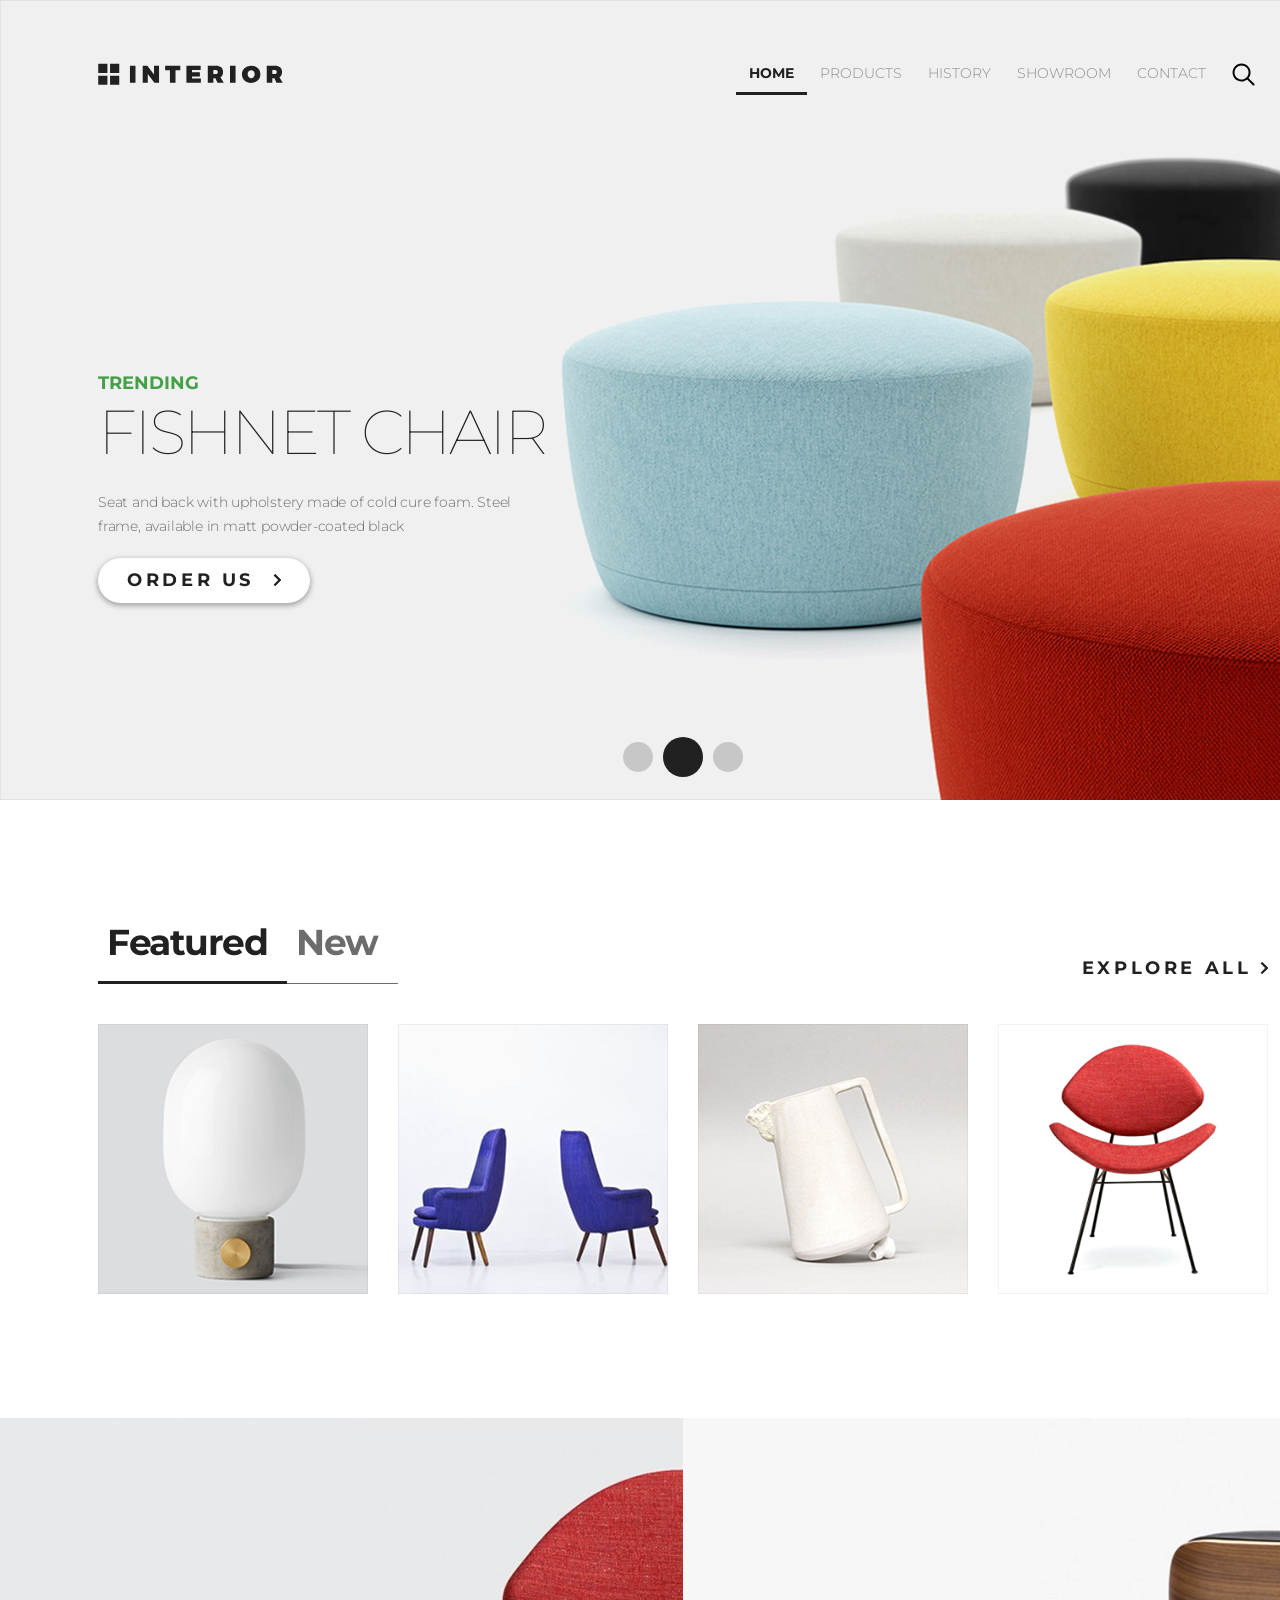
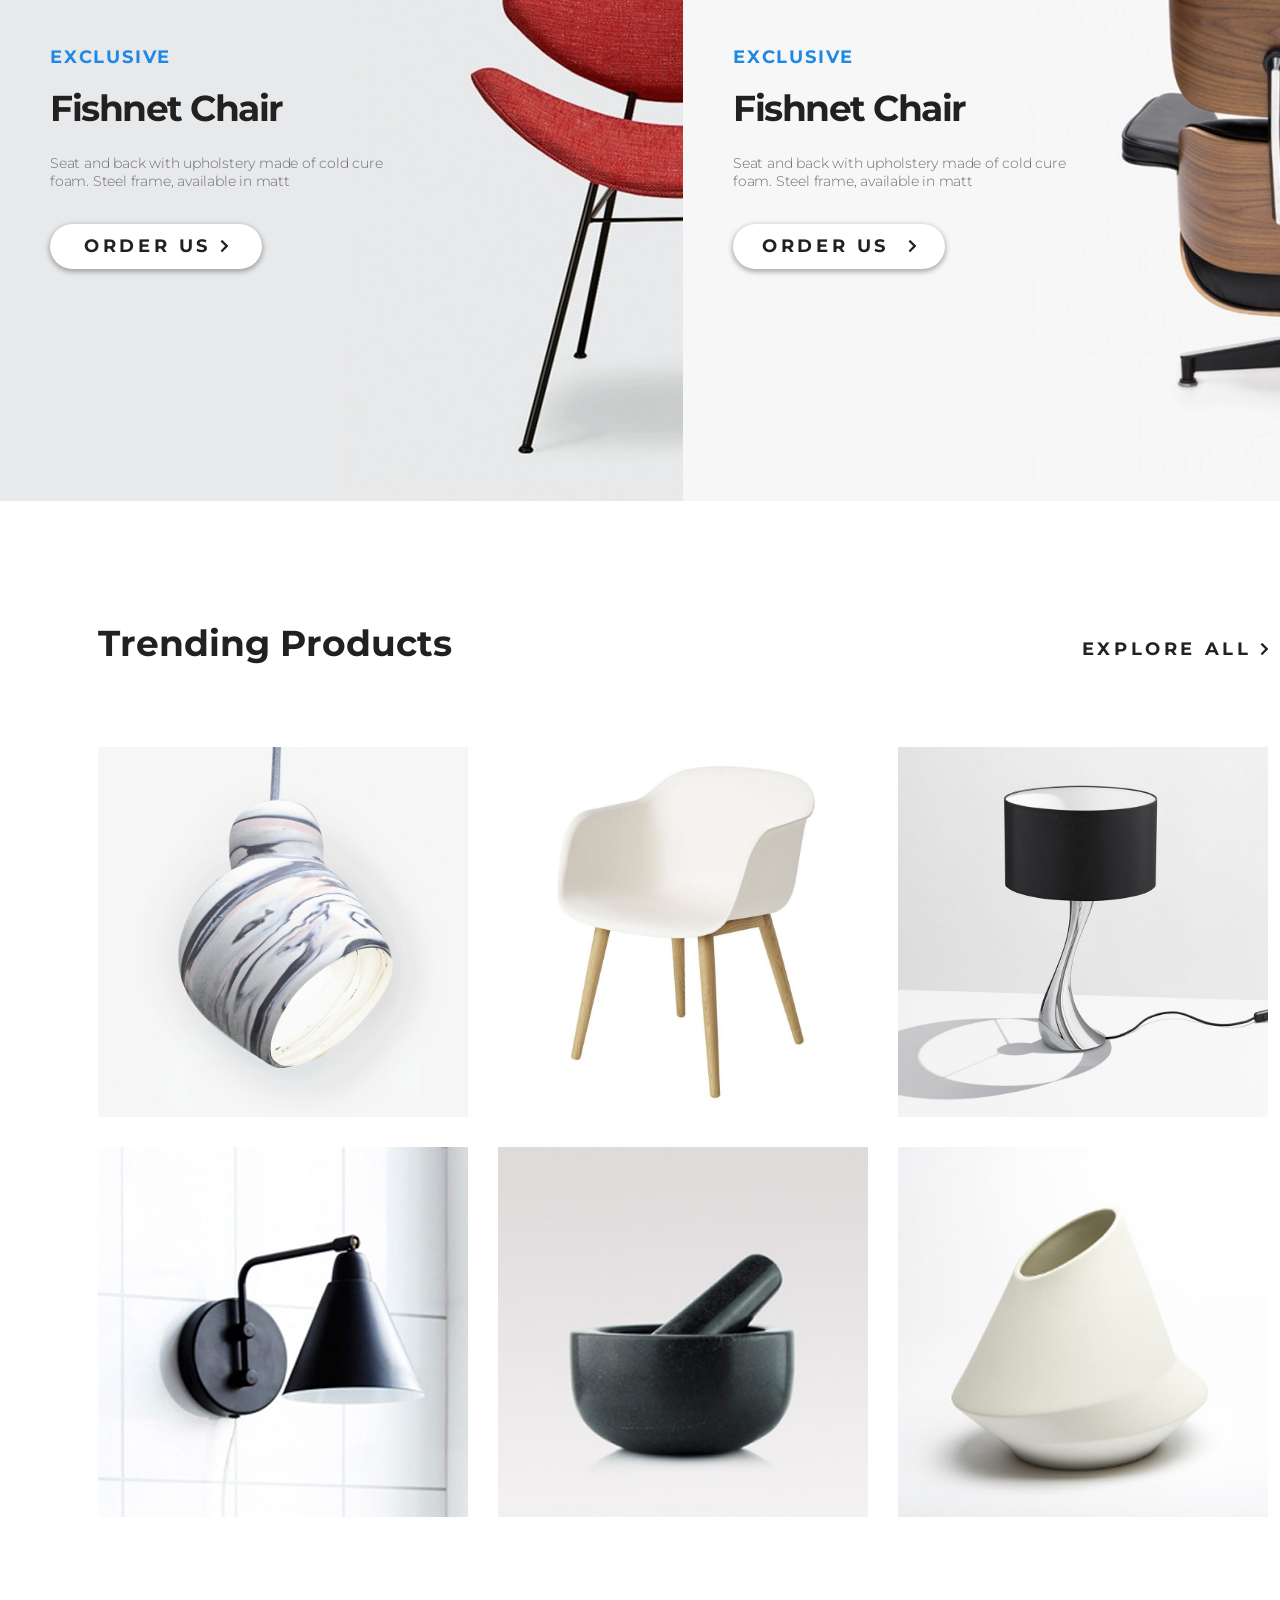
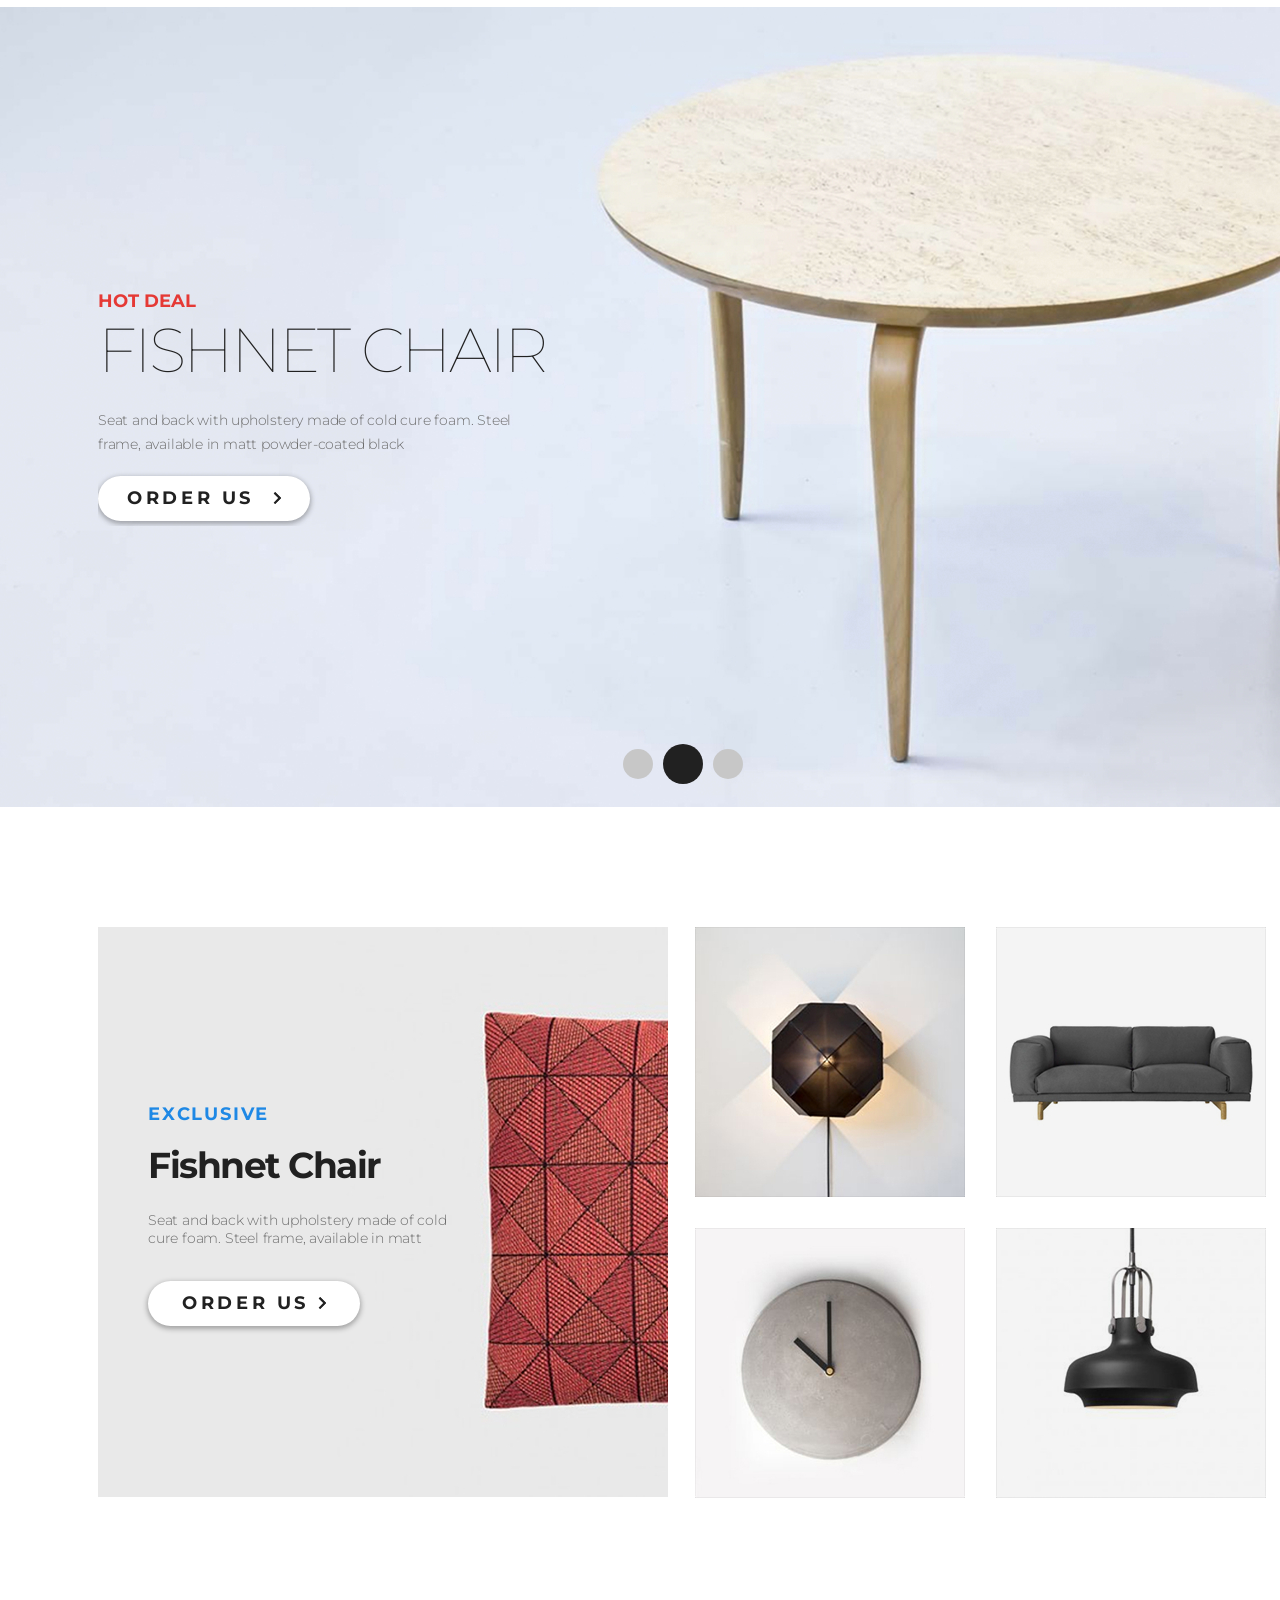
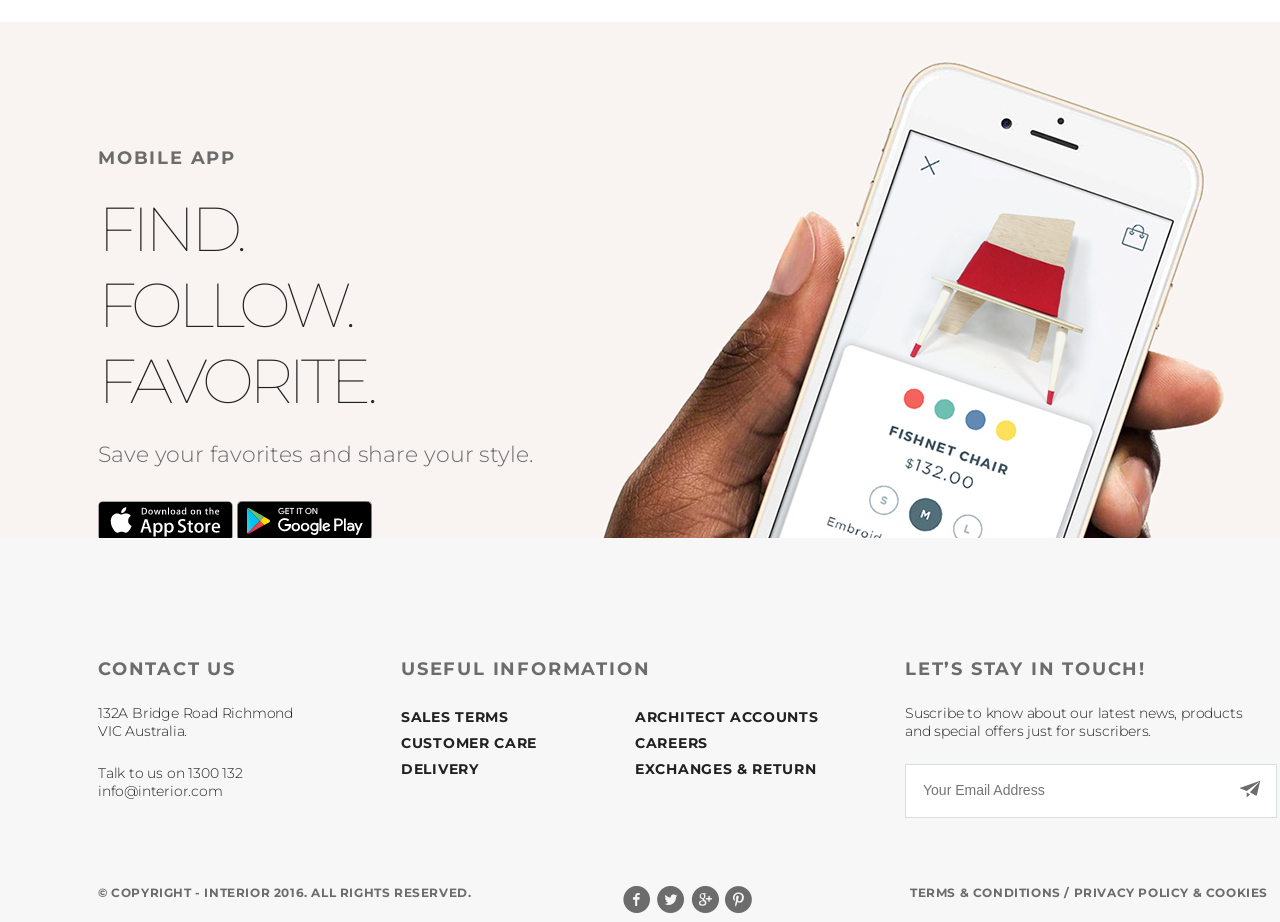
<file: index.html>
<!DOCTYPE html>
<html lang="en">

<head>
    <meta charset="UTF-8">
    <title>INTERIOR</title>
    <link href="https://fonts.googleapis.com/css2?family=Montserrat:wght@100;300;400;700&display=swap" rel="stylesheet">
    <link rel="stylesheet" href="fonts/icomoon/style.css">
    <link rel="stylesheet" href="css/style.css">
    <link rel="shortcut icon" href="img/product-41.jpg">
</head>

<body>
    <div class="container">
        <section class="slider padding-site clearfix">
            <header class="header">
                <a href="index.html"><img class="logo" src="img/logo.svg" alt="logo"></a>
                <ul class="menu clearfix">
                    <li class="menu_list"><a href="index.html" class="menu_link menu_link__aktive">HOME</a></li>
                    <li class="menu_list"><a href="iterior-product.html" class="menu_link">PRODUCTS</a></li>
                    <li class="menu_list"><a href="#" class="menu_link">HISTORY</a></li>
                    <li class="menu_list"><a href="interior-product-dealis.html" class="menu_link">SHOWROOM</a></li>
                    <li class="menu_list"><a href="interior-contact.html" class="menu_link">CONTACT</a></li>
                    <li class="menu_list"><a href="#" class="menu_link"><img src="img/search.svg" alt="img"></a></li>
                </ul>
            </header>
            <div class="slider_text">
                <p class="slider_trending">TRENDING</p>
                <h2 class="slider_h2">Fishnet Chair</h2>
                <p class="slider_content">Seat and back with upholstery made of cold cure foam. Steel frame, available in matt powder-coated black</p>
                <a href="#" class="button">Order Us
                    <img class="arrow" src="img/arrow.svg" alt="arrow"></a>
            </div>
            <div class="pagination">
                <a href="#" class="circle"></a><a href="#" class="circle circle__active"></a><a href="#" class="circle"></a>
            </div>
        </section>
        <section class="products padding-site clearfix">
            <div class="products_header">
                <ul class="products-menu">
                    <li class="products-menu_list"><a href="#" class="products-menu_link products-menu_link__aktive">Featured</a></li>
                    <li class="products-menu_list"><a href="#" class="products-menu_link">New</a></li>
                </ul>
                <a href="#" class="products-explore">explore all <img src="img/arrow.svg" alt="image"></a>
            </div>
            <ul class="products_container">
                <li class="products_list"><a href="#" class="products_link"><img src="img/product-1.jpg" alt="image">
                        <div class="products_list__hov">
                            <img class="products_list__hov-img" src="img/arrow.svg" alt="image">
                            <h5 class="products_list__hov-h5">Fishnet Chair</h5>
                            <p class="products_list__hov-p">Seat and back with upholstery made of cold cure foam</p>
                        </div>
                    </a></li>
                <li class="products_list"><a href="#" class="products_link"><img src="img/product-2.jpg" alt="image">
                        <div class="products_list__hov">
                            <img class="products_list__hov-img" src="img/arrow.svg" alt="image">
                            <h5 class="products_list__hov-h5">Fishnet Chair</h5>
                            <p class="products_list__hov-p">Seat and back with upholstery made of cold cure foam
                            </p>
                        </div>
                    </a></li>
                <li class="products_list"><a href="#" class="products_link"><img src="img/product-3.jpg" alt="image">
                        <div class="products_list__hov">
                            <img class="products_list__hov-img" src="img/arrow.svg" alt="image">
                            <h5 class="products_list__hov-h5">Fishnet Chair</h5>
                            <p class="products_list__hov-p">Seat and back with upholstery made of cold cure foam</p>
                        </div>
                    </a></li>
                <li class="products_list"><a href="#" class="products_link"><img src="img/product-4.jpg" alt="image">
                        <div class="products_list__hov">
                            <img class="products_list__hov-img" src="img/arrow.svg" alt="image">
                            <h5 class="products_list__hov-h5">Fishnet Chair</h5>
                            <p class="products_list__hov-p">Seat and back with upholstery made of cold cure foam
                            </p>
                        </div>
                    </a></li>
            </ul>
        </section>
        <section class="exclusive clearfix">
            <div class="exclusive-container">
                <p class="eclusive-text">exclusive</p>
                <h3 class="eclusive-h3">Fishnet Chair</h3>
                <p class="exlusive-content">Seat and back with upholstery made of cold cure foam. Steel frame, available in matt</p>
                <a href="#" class="button">Order Us <img src="img/arrow.svg" alt="arrow"></a>
            </div>
            <div class="exclusive-container">
                <p class="eclusive-text">exclusive</p>
                <h3 class="eclusive-h3">Fishnet Chair</h3>
                <p class="exlusive-content">Seat and back with upholstery made of cold cure foam. Steel frame, available in matt</p>
                <a href="#" class="button">Order Us
                    <img class="arrow" src="img/arrow.svg" alt="arrow"></a>
            </div>
        </section>
        <section class="trending clearfix padding-site">
            <div class="trending-header clearfix">
                <h4 class="trending-h4">Trending Products</h4>
                <a href="#" class="products-explore">explore all <img src="img/arrow.svg" alt="image"></a>
            </div>
            <div class="trending-products trending-products_mt">
                <a class="trending-product" href="#"><img src="img/product-11.jpg" alt="product"></a>
                <a class="trending-product" href="#"><img src="img/product-21.jpg" alt="product"></a>
                <a class="trending-product" href="#"><img src="img/product-31.jpg" alt="product"></a>
                <a class="trending-product" href="#"><img src="img/product-41.jpg" alt="product"></a>
                <a class="trending-product" href="#"><img src="img/product-5.jpg" alt="product"></a>
                <a class="trending-product" href="#"><img src="img/product-6.jpg" alt="product"></a>
            </div>
        </section>
        <section class="slider slider_bg padding-site">
            <div class="slider_text slider_text_pos">
                <p class="slider_trending slider_trending__red">Hot deal</p>
                <h2 class="slider_h2">Fishnet Chair</h2>
                <p class="slider_content">Seat and back with upholstery made of cold cure foam. Steel frame, available in matt powder-coated black</p>
                <a href="#" class="button">Order Us
                    <img class="arrow" src="img/arrow.svg" alt="arrow"></a>
            </div>
            <div class="pagination">
                <a href="#" class="circle"></a><a href="#" class="circle circle__active"></a><a href="#" class="circle"></a>
            </div>
        </section>
        <section class="exclusive-2 padding-site">
            <div class="exclusive-container exclusive-container_wh">
                <p class="eclusive-text eclusive-text_margin">exclusive</p>
                <h3 class="eclusive-h3">Fishnet Chair</h3>
                <p class="exlusive-content exlusive-content_w">Seat and back with upholstery made of cold cure foam. Steel frame, available in matt</p>
                <a href="#" class="button">Order Us <img src="img/arrow.svg" alt="arrow"></a>
            </div>
            <div class="excl-products">
                <a href="#"><img class="excl-prod" src="img/product-2-sm.jpg" alt="exclusive product"></a>
                <a href="#"><img class="excl-prod" src="img/product-3-sm.jpg" alt="exclusive product"></a>
                <a href="#"><img class="excl-prod" src="img/product-4-sm.jpg" alt="exclusive product"></a>
                <a href="#"><img class="excl-prod" src="img/product-5-sm.jpg" alt="exclusive product"></a>
            </div>
        </section>
        <section class="mobile-app clearfix">
            <div class="padding-site">
                <p class="mobile-app-titlle">
                    mobile app
                </p>
                <h2 class="mobile-app-h2">Find. Follow. Favorite.</h2>
                <p class="mobile-app-content">Save your favorites and share your style.</p>
                <a href="#" class="mobile-app-download"><img src="img/app-store.png" alt="image"></a>
                <a href="#" class="mobile-app-download"><img src="img/google-play.png" alt="image"></a>
            </div>
        </section>
        <footer class="footer padding-site">
            <div class="block-1">
                <div class="footer-info footer-info_w1">
                    <h5 class="block-title">Contact Us</h5>
                    <p class="footer-content">132A Bridge Road Richmond VIC
                        Australia.
                    </p>
                    <p class="footer-content">Talk to us on 1300 132
                        info@interior.com</p>
                </div>
                <div class="footer-info footer-info_w2">
                    <h5 class="block-title">Useful Information</h5>
                    <div class="block-usefuls-1">
                        <a href="#" class="block-useful">Sales&nbsp;terms</a>
                        <a href="#" class="block-useful">Customer&nbsp;care</a>
                        <a href="#" class="block-useful">Delivery</a></div>
                    <div class="block-usefuls-2">
                        <a href="#" class="block-useful">Architect&nbsp;accounts</a>
                        <a href="#" class="block-useful">Careers</a>
                        <a href="#" class="block-useful">Exchanges&nbsp;&&nbsp;return</a></div>
                </div>
                <div class="footer-info footer-info_w3">
                    <h5 class="block-title">Let’s Stay in Touch!</h5>
                    <p class="footer-content">Suscribe to know about our latest news, products and special offers just for suscribers.</p>
                    <form action="#" class="email-form">
                        <input type="email" class="email-input" placeholder="your email address">
                        <submit class="submit-input"><span class="icon-paper-plane"></span></submit>
                    </form>
                </div>

            </div>
            <div class="block-2">
                <p class="block-2-p">© Copyright - INTERIOR 2016. All Rights Reserved.</p>
                <p class="block-2-fonts"><span class="icon-facebook-with-circle"></span><span class="icon-twitter-with-circle"></span><span class="icon-google-with-circle"></span><span class="icon-pinterest-with-circle"></span></p>
                <p class="block-2-p">Terms & Conditions / Privacy policy & Cookies</p>
            </div>
        </footer>
    </div>
</body></html>
</file>
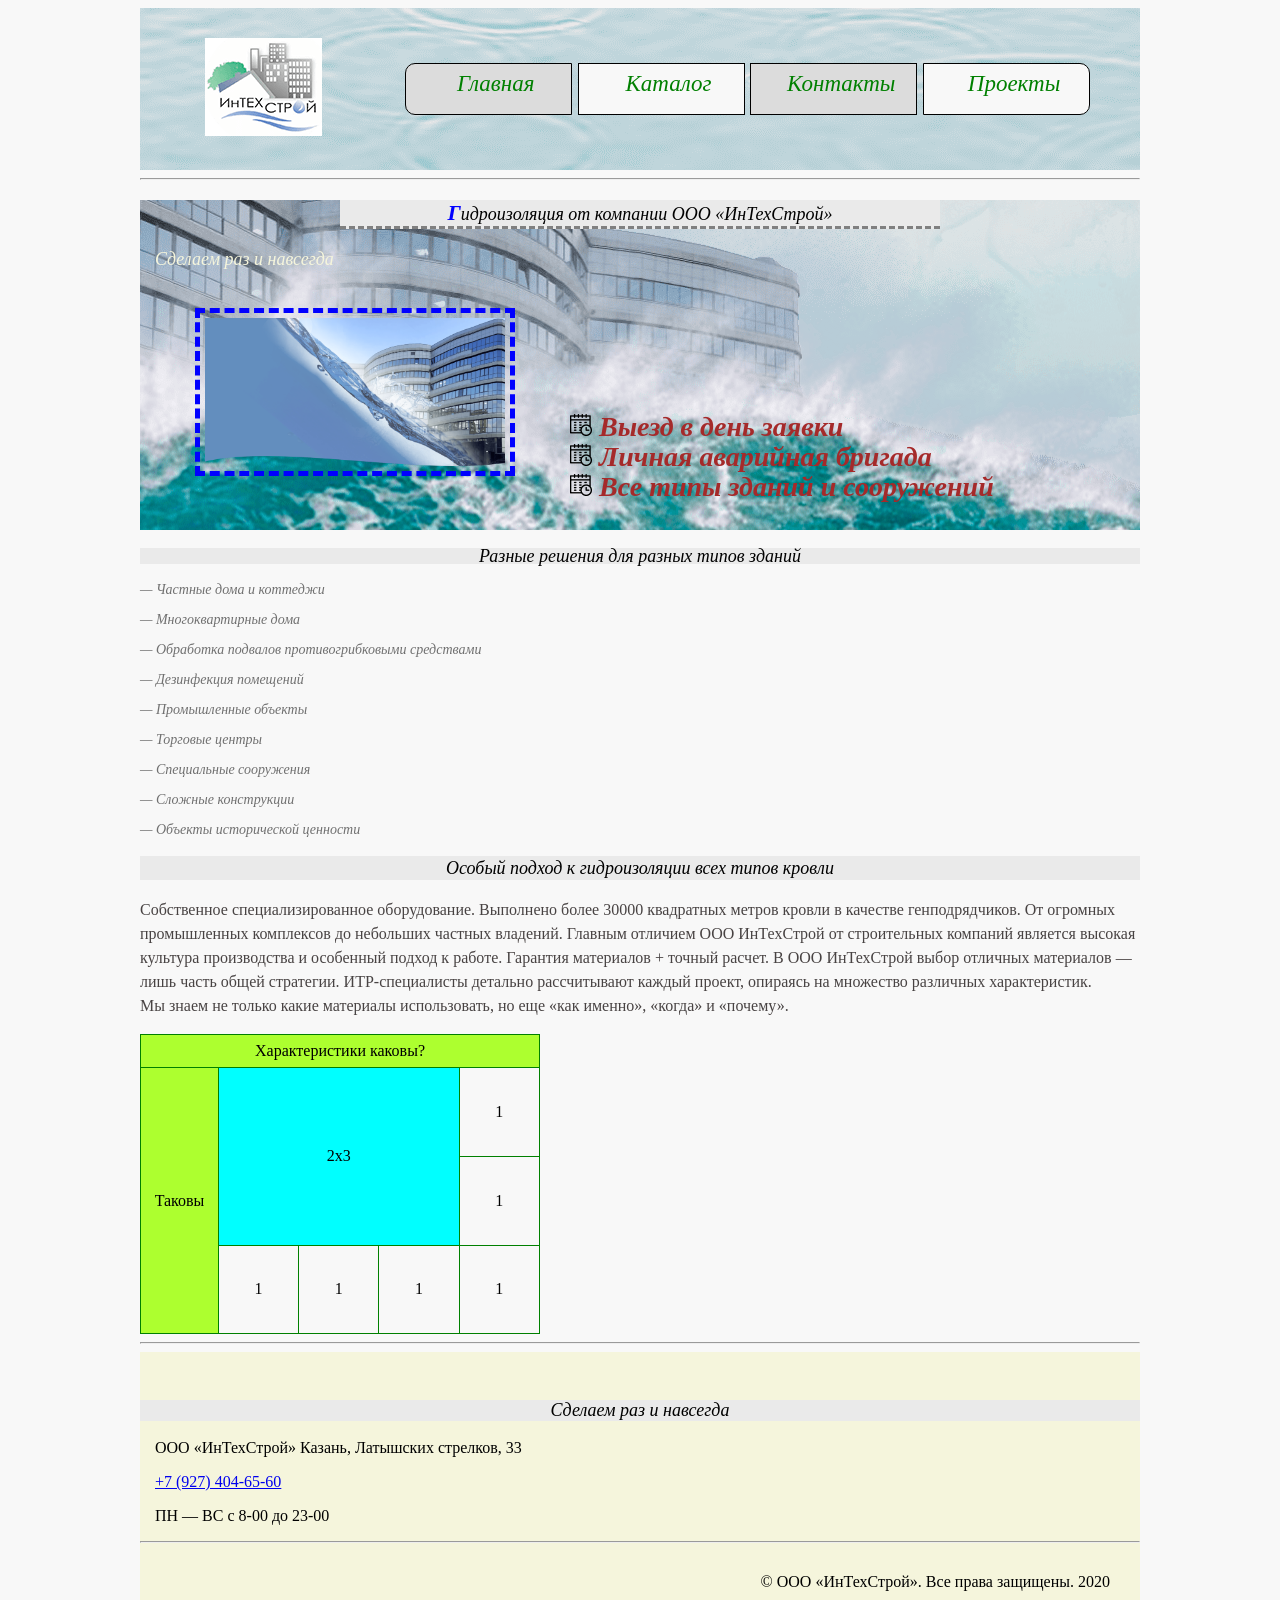
<file: html-css-interactive-training/index.html>
<!DOCTYPE html>
<html lang="ru">

<head>
    <meta charset="UTF-8">
    <title>ИнТехСтрой - Главная</title>
    <link rel="shortcut icon" href="img/sn_logo.png">
    <link rel="stylesheet" href="css/style.css?ver=5">
</head>

<body>
    <div class="container">
        <header class="header">
            <a class="logo" href="https://pro-gidroizolyaciya.ru/" target="_blank"><img src="img/sn_logo.png" title="Компания ИнТехСтрой" alt="Компания ИнТехСтрой"></a>
            <ul class="menu">
                <li><a href="index.html">
                        <div>Главная</div>
                    </a></li>
                <li><a href="catalogue.html">
                        <div>Каталог</div>
                    </a>
                    <ul class="menu-add">
                        <li><a href="catalogue/page-1.html">Межблочные швы</a></li>
                        <li><a href="catalogue/page-2.html">Кирпичная кладка</a></li>
                        <li><a href="catalogue/page-3.html">Ввод коммуникация</a></li>
                    </ul>
                </li>
                <li><a href="contacts.html">
                        <div>Контакты</div>
                    </a></li>
                <li><a href="https://r.a7e.ru/" target="_blank">
                        <div>Проекты</div>
                    </a></li>
            </ul>
        </header>
        <hr>
        <section class="gidro">
            <h1 class="text-decor">Гидроизоляция от компании ООО &laquo;ИнТехСтрой&raquo;</h1>
            <i class="text-decor">Сделаем раз и навсегда</i><br><br>
            <a href="img/bg_header.png" target="_blank"><img src="img/bg_header.png" alt="gidro" width="300px"></a>
            <ul>
                <li>Выезд в&nbsp;день заявки</li>
                <li>Личная аварийная бригада</li>
                <li>Все типы зданий и&nbsp;сооружений</li>
            </ul>
        </section>
        <section class="decisions">
            <h3>Разные решения для разных типов зданий</h3>
            <p>&mdash;&nbsp;Частные дома и&nbsp;коттеджи</p>
            <p>&mdash;&nbsp;Многоквартирные дома</p>
            <p>&mdash;&nbsp;Обработка подвалов противогрибковыми средствами</p>
            <p>&mdash;&nbsp;Дезинфекция помещений</p>
            <p>&mdash;&nbsp;Промышленные объекты</p>
            <p>&mdash;&nbsp;Торговые центры</p>
            <p>&mdash;&nbsp;Специальные сооружения</p>
            <p>&mdash;&nbsp;Сложные конструкции</p>
            <p>&mdash;&nbsp;Объекты исторической ценности</p>
        </section>
        <section class="approach">
            <h3>Особый подход к&nbsp;гидроизоляции всех типов кровли</h3>
            <p>Собственное специализированное оборудование. Выполнено более 30000 квадратных метров кровли в&nbsp;качестве генподрядчиков. От&nbsp;огромных промышленных комплексов до&nbsp;небольших частных владений. Главным отличием ООО ИнТехСтрой от&nbsp;строительных компаний является высокая культура производства и&nbsp;особенный подход к&nbsp;работе. Гарантия материалов + точный расчет. В&nbsp;ООО ИнТехСтрой выбор отличных материалов&nbsp;&mdash; лишь часть общей стратегии. ИТР-специалисты детально рассчитывают каждый проект, опираясь на&nbsp;множество различных характеристик. Мы&nbsp;знаем не&nbsp;только какие материалы использовать, но&nbsp;еще &laquo;как именно&raquo;, &laquo;когда&raquo; и&nbsp;&laquo;почему&raquo;.</p>
        </section>
        <section>
            <table class="table">
                <tr>
                    <td class="table-menu" colspan="5">Характеристики каковы?</td>
                </tr>
                <tr>
                    <td class="table-vmenu" rowspan="3">Таковы</td>
                    <td class="table-merge" colspan="3" rowspan="2">2x3</td>
                    <td>1</td>
                </tr>
                <tr>
                    <td>1</td>
                </tr>
                <tr>
                    <td>1</td>
                    <td>1</td>
                    <td>1</td>
                    <td>1</td>
                </tr>
            </table>
        </section>
        <hr>
        <footer class="footer" id="6">
            <h3>Сделаем раз и&nbsp;навсегда</h3>
            <p>ООО &laquo;ИнТехСтрой&raquo; Казань, Латышских стрелков, 33</p> <a class="tel_number" href="tel:+7 (927) 404-65-60">+7 (927) 404-65-60</a>
            <p>ПН&nbsp;&mdash; ВС&nbsp;с&nbsp;8-00 до&nbsp;23-00</p>
            <hr>
            <p class="footer-copy">&copy;&nbsp;ООО &laquo;ИнТехСтрой&raquo;. Все права защищены.&nbsp;2020</p>
        </footer>
    </div>
</body></html>
</file>
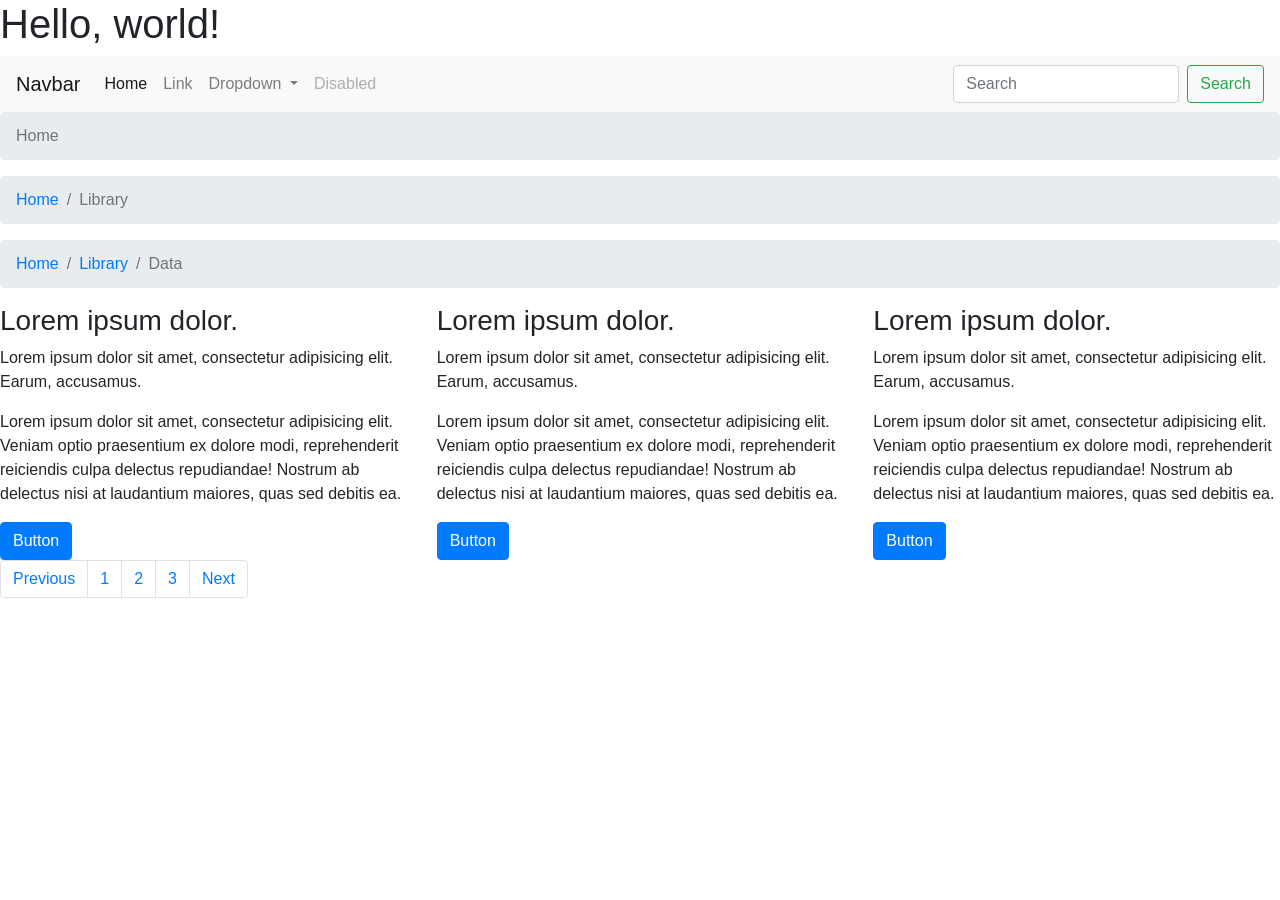
<file: bootstrap.html>
<!doctype html>
<html lang="en">

<head>
    <!-- Required meta tags -->
    <meta charset="utf-8">
    <meta name="viewport" content="width=device-width, initial-scale=1, shrink-to-fit=no">

    <!-- Bootstrap CSS -->
    <link rel="stylesheet" href="https://stackpath.bootstrapcdn.com/bootstrap/4.5.0/css/bootstrap.min.css" integrity="sha384-9aIt2nRpC12Uk9gS9baDl411NQApFmC26EwAOH8WgZl5MYYxFfc+NcPb1dKGj7Sk" crossorigin="anonymous">

    <title>Hello, world!</title>
</head>

<body>
    <h1>Hello, world!</h1>
    <nav class="navbar navbar-expand-lg navbar-light bg-light">
        <a class="navbar-brand" href="#">Navbar</a>
        <button class="navbar-toggler" type="button" data-toggle="collapse" data-target="#navbarSupportedContent" aria-controls="navbarSupportedContent" aria-expanded="false" aria-label="Toggle navigation">
            <span class="navbar-toggler-icon"></span>
        </button>

        <div class="collapse navbar-collapse" id="navbarSupportedContent">
            <ul class="navbar-nav mr-auto">
                <li class="nav-item active">
                    <a class="nav-link" href="#">Home <span class="sr-only">(current)</span></a>
                </li>
                <li class="nav-item">
                    <a class="nav-link" href="#">Link</a>
                </li>
                <li class="nav-item dropdown">
                    <a class="nav-link dropdown-toggle" href="#" id="navbarDropdown" role="button" data-toggle="dropdown" aria-haspopup="true" aria-expanded="false">
                        Dropdown
                    </a>
                    <div class="dropdown-menu" aria-labelledby="navbarDropdown">
                        <a class="dropdown-item" href="#">Action</a>
                        <a class="dropdown-item" href="#">Another action</a>
                        <div class="dropdown-divider"></div>
                        <a class="dropdown-item" href="#">Something else here</a>
                    </div>
                </li>
                <li class="nav-item">
                    <a class="nav-link disabled" href="#">Disabled</a>
                </li>
            </ul>
            <form class="form-inline my-2 my-lg-0">
                <input class="form-control mr-sm-2" type="search" placeholder="Search" aria-label="Search">
                <button class="btn btn-outline-success my-2 my-sm-0" type="submit">Search</button>
            </form>
        </div>
    </nav>

    <nav aria-label="breadcrumb">
        <ol class="breadcrumb">
            <li class="breadcrumb-item active" aria-current="page">Home</li>
        </ol>
    </nav>

    <nav aria-label="breadcrumb">
        <ol class="breadcrumb">
            <li class="breadcrumb-item"><a href="#">Home</a></li>
            <li class="breadcrumb-item active" aria-current="page">Library</li>
        </ol>
    </nav>

    <nav aria-label="breadcrumb">
        <ol class="breadcrumb">
            <li class="breadcrumb-item"><a href="#">Home</a></li>
            <li class="breadcrumb-item"><a href="#">Library</a></li>
            <li class="breadcrumb-item active" aria-current="page">Data</li>
        </ol>
    </nav>

    <div class="row">
        <div class="col-md-4">
            <h3>Lorem ipsum dolor.</h3>
            <p>Lorem ipsum dolor sit amet, consectetur adipisicing elit. Earum, accusamus.</p>
            <p>Lorem ipsum dolor sit amet, consectetur adipisicing elit. Veniam optio praesentium ex dolore modi, reprehenderit reiciendis culpa delectus repudiandae! Nostrum ab delectus nisi at laudantium maiores, quas sed debitis ea.</p>
            <button class="btn btn-primary" type="submit">Button</button>
        </div>
        <div class="col-md-4">
            <h3>Lorem ipsum dolor.</h3>
            <p>Lorem ipsum dolor sit amet, consectetur adipisicing elit. Earum, accusamus.</p>
            <p>Lorem ipsum dolor sit amet, consectetur adipisicing elit. Veniam optio praesentium ex dolore modi, reprehenderit reiciendis culpa delectus repudiandae! Nostrum ab delectus nisi at laudantium maiores, quas sed debitis ea.</p>
            <button class="btn btn-primary" type="submit">Button</button>
        </div>
        <div class="col-md-4">
            <h3>Lorem ipsum dolor.</h3>
            <p>Lorem ipsum dolor sit amet, consectetur adipisicing elit. Earum, accusamus.</p>
            <p>Lorem ipsum dolor sit amet, consectetur adipisicing elit. Veniam optio praesentium ex dolore modi, reprehenderit reiciendis culpa delectus repudiandae! Nostrum ab delectus nisi at laudantium maiores, quas sed debitis ea.</p>
            <button class="btn btn-primary" type="submit">Button</button>
        </div>
    </div>

    <nav aria-label="Page navigation example">
        <ul class="pagination">
            <li class="page-item"><a class="page-link" href="#">Previous</a></li>
            <li class="page-item"><a class="page-link" href="#">1</a></li>
            <li class="page-item"><a class="page-link" href="#">2</a></li>
            <li class="page-item"><a class="page-link" href="#">3</a></li>
            <li class="page-item"><a class="page-link" href="#">Next</a></li>
        </ul>
    </nav>

    <!-- Optional JavaScript -->
    <!-- jQuery first, then Popper.js, then Bootstrap JS -->
    <script src="https://code.jquery.com/jquery-3.5.1.slim.min.js" integrity="sha384-DfXdz2htPH0lsSSs5nCTpuj/zy4C+OGpamoFVy38MVBnE+IbbVYUew+OrCXaRkfj" crossorigin="anonymous"></script>
    <script src="https://cdn.jsdelivr.net/npm/popper.js@1.16.0/dist/umd/popper.min.js" integrity="sha384-Q6E9RHvbIyZFJoft+2mJbHaEWldlvI9IOYy5n3zV9zzTtmI3UksdQRVvoxMfooAo" crossorigin="anonymous"></script>
    <script src="https://stackpath.bootstrapcdn.com/bootstrap/4.5.0/js/bootstrap.min.js" integrity="sha384-OgVRvuATP1z7JjHLkuOU7Xw704+h835Lr+6QL9UvYjZE3Ipu6Tp75j7Bh/kR0JKI" crossorigin="anonymous"></script>
</body></html>
</file>
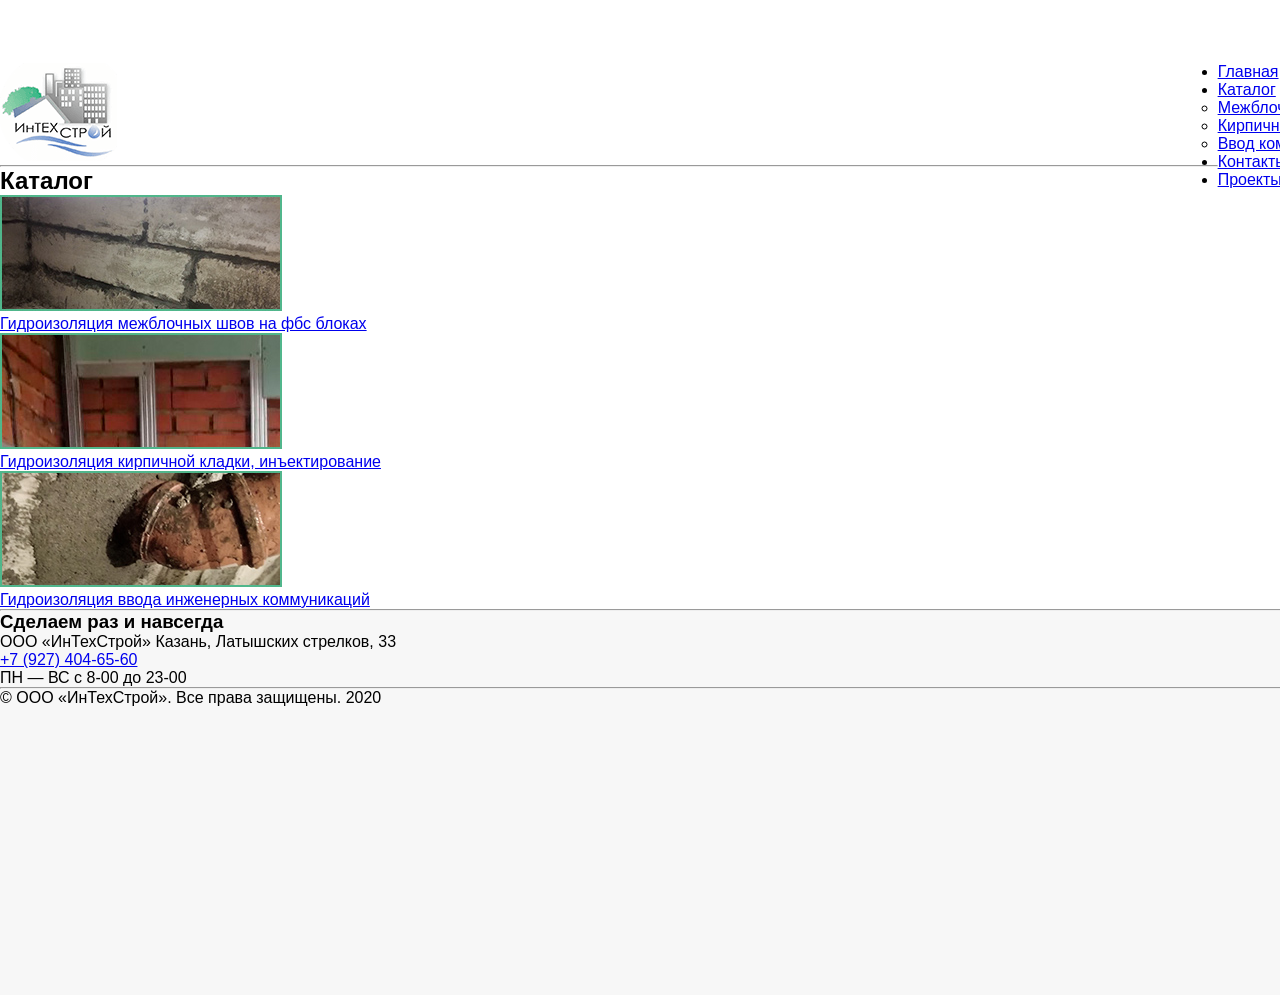
<file: catalogue.html>
<!DOCTYPE html>
<html lang="ru">

<head>
    <meta charset="UTF-8">
    <title>ИнТехСтрой - Каталог</title>
    <link rel="shortcut icon" href="img/sn_logo.png">
    <link rel="stylesheet" href="css/style.css">
</head>

<body>
        <div class="container">
        <header class="header">
            <a class="logo" href="https://pro-gidroizolyaciya.ru/" target="_blank"><img src="img/sn_logo.png" title="Компания ИнТехСтрой" alt="Компания ИнТехСтрой"></a>
            <ul class="menu">
                <li><a href="index.html">
                        <div>Главная</div>
                    </a></li>
                <li><a href="catalogue.html">
                        <div>Каталог</div>
                    </a>
                    <ul class="menu-add">
                        <li><a href="catalogue/page-1.html">Межблочные швы</a></li>
                        <li><a href="catalogue/page-2.html">Кирпичная кладка</a></li>
                        <li><a href="catalogue/page-3.html">Ввод коммуникация</a></li>
                    </ul>
                </li>
                <li><a href="contacts.html">
                        <div>Контакты</div>
                    </a></li>
                <li><a href="https://r.a7e.ru/" target="_blank">
                        <div>Проекты</div>
                    </a></li>
            </ul>
        </header>
        <hr>
        <section class="catalogue">
            <h1>Каталог</h1>
            <div>
                <figure>
                    <a href="catalogue/page-1.html">
                        <img src="img/m_img_01.jpg" width="282px" title="Гидроизоляция межблочных швов на фбс блоках" alt="Гидроизоляция межблочных швов на фбс блоках">
                        <figcaption>Гидроизоляция межблочных швов на фбс блоках</figcaption>
                    </a>
                </figure>
                <figure>
                    <a href="catalogue/page-2.html">
                        <img src="img/m_img_02.jpg" width="282px" title="Гидроизоляция межблочных швов на фбс блоках" alt="Гидроизоляция межблочных швов на фбс блоках">
                        <figcaption>Гидроизоляция кирпичной кладки, инъектирование</figcaption>
                    </a>
                </figure>
                <figure>
                    <a href="catalogue/page-3.html">
                        <img src="img/m_img_03.jpg" width="282px" title="Гидроизоляция межблочных швов на фбс блоках" alt="Гидроизоляция межблочных швов на фбс блоках">
                        <figcaption>Гидроизоляция ввода инженерных коммуникаций</figcaption>
                    </a>
                </figure>
            </div>
        </section>
        <hr>
        <footer class="footer" id="6">
        <h3>Сделаем раз и&nbsp;навсегда</h3>
        <p>ООО &laquo;ИнТехСтрой&raquo; Казань, Латышских стрелков, 33</p> <a class="tel_number" href="tel:+7 (927) 404-65-60">+7 (927) 404-65-60</a>
        <p>ПН&nbsp;&mdash; ВС&nbsp;с&nbsp;8-00 до&nbsp;23-00</p>
        <hr>
        <p class="footer-copy">&copy;&nbsp;ООО &laquo;ИнТехСтрой&raquo;. Все права защищены.&nbsp;2020</p>
    </footer>
    </div>
</body></html>
</file>
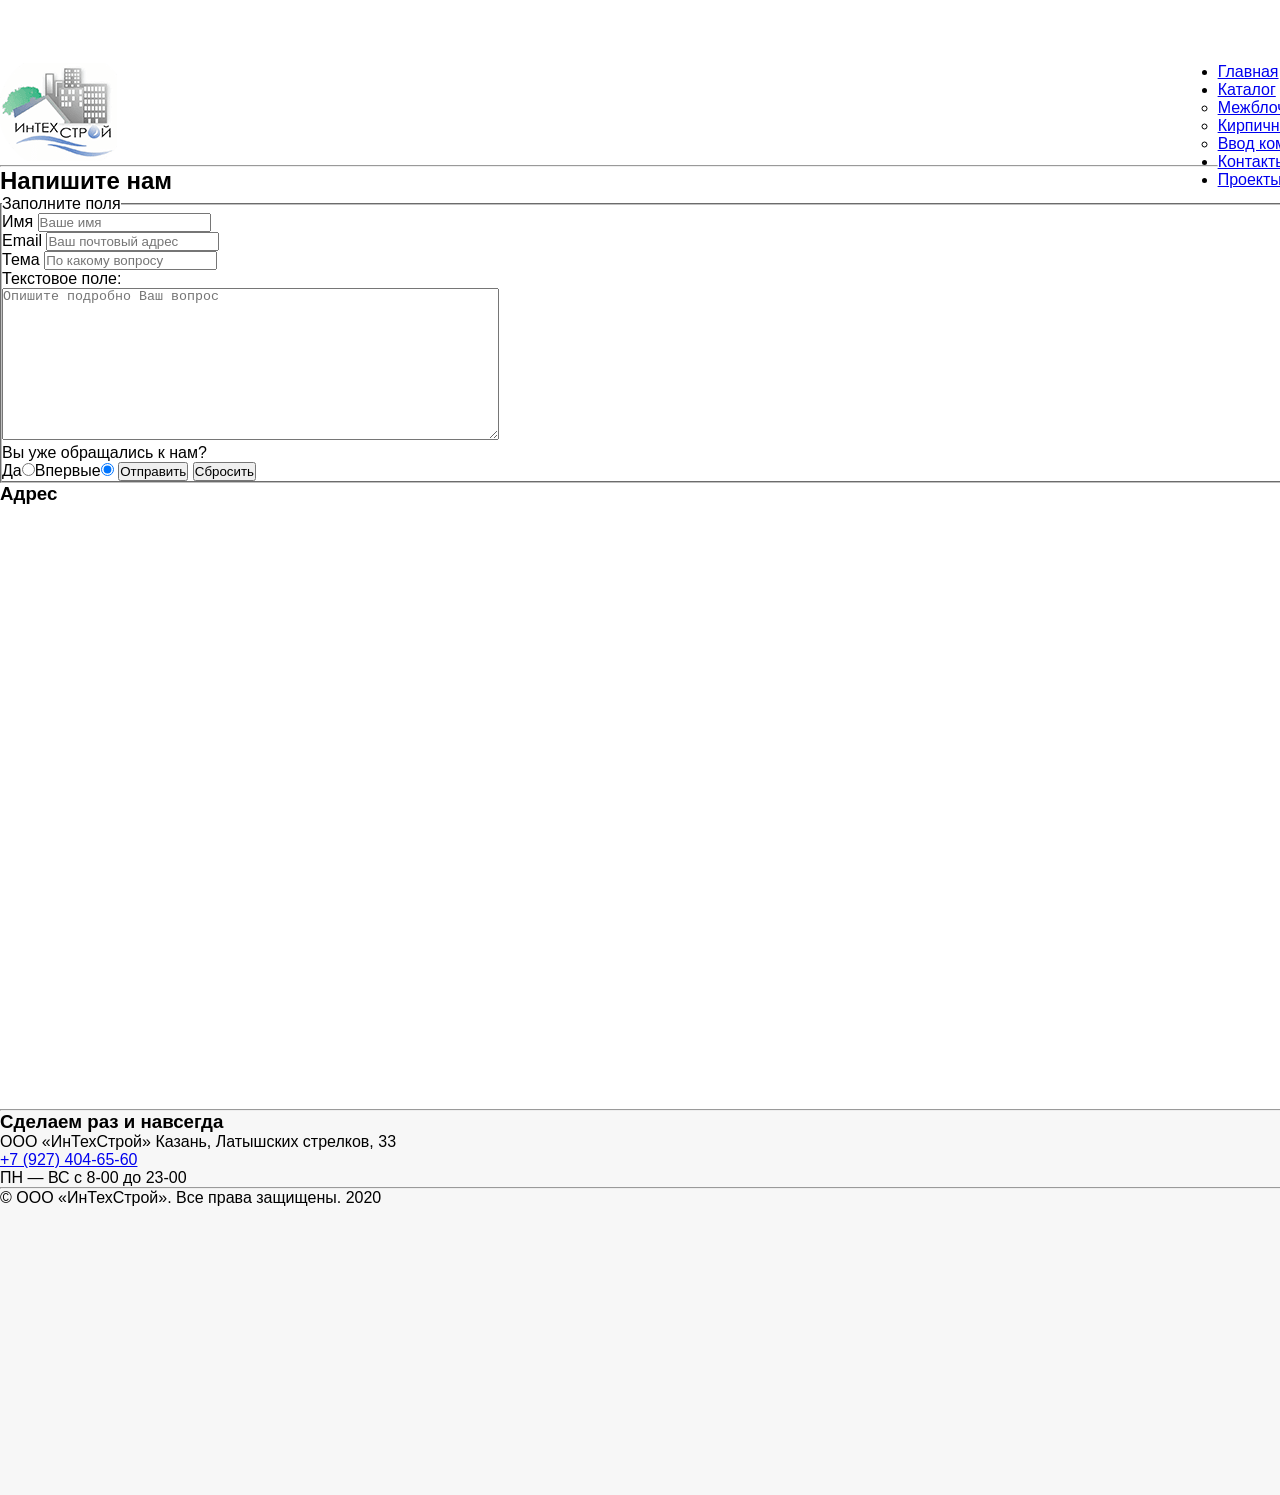
<file: contacts.html>
<!DOCTYPE html>
<html lang="ru">

<head>
    <meta charset="UTF-8">
    <title>ИнТехСтрой - Каталог</title>
    <link rel="shortcut icon" href="img/sn_logo.png">
    <link rel="stylesheet" href="css/style.css">
</head>

<body>
    <div class="container">
        <header class="header">
            <a class="logo" href="https://pro-gidroizolyaciya.ru/" target="_blank"><img src="img/sn_logo.png" title="Компания ИнТехСтрой" alt="Компания ИнТехСтрой"></a>
            <ul class="menu">
                <li><a href="index.html">
                        <div>Главная</div>
                    </a></li>
                <li><a href="catalogue.html">
                        <div>Каталог</div>
                    </a>
                    <ul class="menu-add">
                        <li><a href="catalogue/page-1.html">Межблочные швы</a></li>
                        <li><a href="catalogue/page-2.html">Кирпичная кладка</a></li>
                        <li><a href="catalogue/page-3.html">Ввод коммуникация</a></li>
                    </ul>
                </li>
                <li><a href="contacts.html">
                        <div>Контакты</div>
                    </a></li>
                <li><a href="https://r.a7e.ru/" target="_blank">
                        <div>Проекты</div>
                    </a></li>
            </ul>
        </header>
        <hr>
        <section class="contacts-user">
            <h1>Напишите нам</h1>

            <form action="#">
                <fieldset>
                    <legend>Заполните поля</legend>
                    Имя <input type="text" placeholder="Ваше имя"><br>
                    Email <input type="text" placeholder="Ваш почтовый адрес"><br>
                    Тема <input type="text" placeholder="По какому вопросу"><br>
                    Текстовое поле:<br>
                    <textarea name="" id="" cols="60" rows="10" placeholder="Опишите подробно Ваш вопрос"></textarea><br>
                    Вы уже обращались к нам?<br>
                    Да<input type="radio" name="user" value="true">Впервые<input type="radio" value="false" name="user" checked>
                    <input type="submit" value="Отправить"> <input type="reset" value="Сбросить">
                </fieldset>
            </form>
        </section>
        <section class="contacts">
            <h3>Адрес</h3>

            <iframe src="https://www.google.com/maps/embed?pb=!1m18!1m12!1m3!1d2245.2027035143415!2d49.16393231596312!3d55.75498088055403!2m3!1f0!2f0!3f0!3m2!1i1024!2i768!4f13.1!3m3!1m2!1s0x415eadcea396955d%3A0xf96522ae0dab8dd5!2z0YPQuy4g0JvQsNGC0YvRiNGB0LrQuNGFINCh0YLRgNC10LvQutC-0LIsIDMzLCDQmtCw0LfQsNC90YwsINCg0LXRgdC_LiDQotCw0YLQsNGA0YHRgtCw0L0sIDQyMDA4Nw!5e0!3m2!1sru!2sru!4v1591888056499!5m2!1sru!2sru" width="1000" height="600" frameborder="0" style="border:0;" allowfullscreen="" aria-hidden="false" tabindex="0"></iframe>
        </section>
        <hr>
        <footer class="footer" id="6">
        <h3>Сделаем раз и&nbsp;навсегда</h3>
        <p>ООО &laquo;ИнТехСтрой&raquo; Казань, Латышских стрелков, 33</p> <a class="tel_number" href="tel:+7 (927) 404-65-60">+7 (927) 404-65-60</a>
        <p>ПН&nbsp;&mdash; ВС&nbsp;с&nbsp;8-00 до&nbsp;23-00</p>
        <hr>
        <p class="footer-copy">&copy;&nbsp;ООО &laquo;ИнТехСтрой&raquo;. Все права защищены.&nbsp;2020</p>
    </footer>
    </div>
</body></html>
</file>
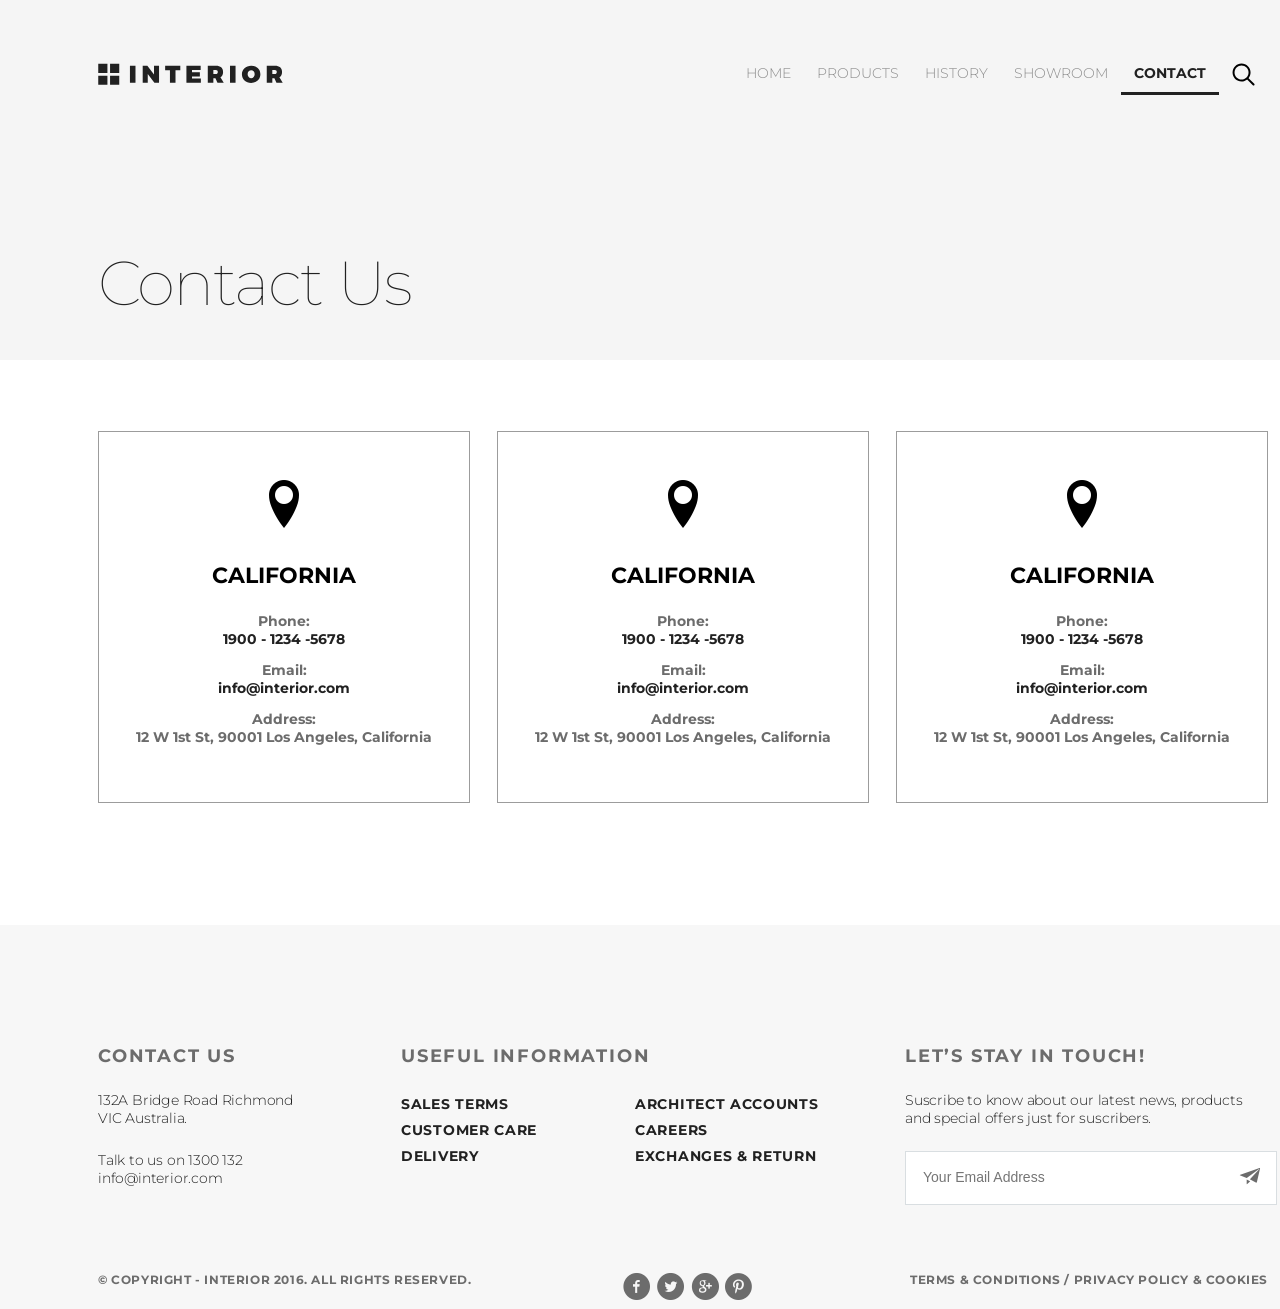
<file: interior-contact.html>
<!DOCTYPE html>
<html lang="en">

<head>
    <meta charset="UTF-8">
    <title>INTERIOR</title>
    <link href="https://fonts.googleapis.com/css2?family=Montserrat:wght@100;300;400;700&display=swap" rel="stylesheet">
    <link rel="stylesheet" href="fonts/icomoon/style.css">
    <link rel="stylesheet" href="css/style.css">
    <link rel="shortcut icon" href="img/product-41.jpg">
</head>

<body>
<div class="container">
    <section class="padding-site our-products clearfix">
        <header class="header">
            <a href="index.html"><img class="logo" src="img/logo.svg" alt="logo"></a>
            <ul class="menu clearfix">
                <li class="menu_list"><a href="index.html" class="menu_link">HOME</a></li>
                <li class="menu_list"><a href="iterior-product.html" class="menu_link">PRODUCTS</a></li>
                <li class="menu_list"><a href="#" class="menu_link">HISTORY</a></li>
                <li class="menu_list"><a href="interior-product-dealis.html" class="menu_link">SHOWROOM</a></li>
                <li class="menu_list"><a href="interior-contact.html" class="menu_link menu_link__aktive">CONTACT</a></li>
                <li class="menu_list"><a href="#" class="menu_link"><img src="img/search.svg" alt="img"></a></li>
            </ul>
        </header>
        <p class="our-products-text">Contact Us</p>
    </section>
    <section class="interior-contact padding-site">
        <div class="contact"><a href="#">
            <span class="icon-location contact__location-font"></span>
            <h4>California</h4>
            <p>Phone:</p>
            <p>1900 - 1234 -5678</p>
            <p>Email:</p>
            <p>info@interior.com</p>
            <p>Address:</p>
            <p>12 W 1st St, 90001 Los Angeles, California</p>
        </a></div>
        <div class="contact"><a href="#">
            <span class="icon-location contact__location-font"></span>
            <h4>California</h4>
            <p>Phone:</p>
            <p>1900 - 1234 -5678</p>
            <p>Email:</p>
            <p>info@interior.com</p>
            <p>Address:</p>
            <p>12 W 1st St, 90001 Los Angeles, California</p>
        </a></div>
        <div class="contact"><a href="#">
            <span class="icon-location contact__location-font"></span>
            <h4>California</h4>
            <p>Phone:</p>
            <p>1900 - 1234 -5678</p>
            <p>Email:</p>
            <p>info@interior.com</p>
            <p>Address:</p>
            <p>12 W 1st St, 90001 Los Angeles, California</p>
        </a></div>
    </section>
    <footer class="footer padding-site">
        <div class="block-1">
            <div class="footer-info footer-info_w1">
                <h5 class="block-title">Contact Us</h5>
                <p class="footer-content">132A Bridge Road Richmond VIC
                    Australia.
                </p>
                <p class="footer-content">Talk to us on 1300 132
                    info@interior.com</p>
            </div>
            <div class="footer-info footer-info_w2">
                <h5 class="block-title">Useful Information</h5>
                <div class="block-usefuls-1">
                    <a href="#" class="block-useful">Sales&nbsp;terms</a>
                    <a href="#" class="block-useful">Customer&nbsp;care</a>
                    <a href="#" class="block-useful">Delivery</a></div>
                <div class="block-usefuls-2">
                    <a href="#" class="block-useful">Architect&nbsp;accounts</a>
                    <a href="#" class="block-useful">Careers</a>
                    <a href="#" class="block-useful">Exchanges&nbsp;&&nbsp;return</a></div>
            </div>
            <div class="footer-info footer-info_w3">
                <h5 class="block-title">Let’s Stay in Touch!</h5>
                <p class="footer-content">Suscribe to know about our latest news, products and special offers just for
                    suscribers.</p>
                <form action="#" class="email-form"><input type="email" class="email-input"
                                                           placeholder="your email address">
                    <submit class="submit-input"><span class="icon-paper-plane"></span></submit>
                </form>
            </div>

        </div>
        <div class="block-2">
            <p class="block-2-p">© Copyright - INTERIOR 2016. All Rights Reserved.</p>
            <p class="block-2-fonts"><span class="icon-facebook-with-circle"></span><span
                    class="icon-twitter-with-circle"></span><span class="icon-google-with-circle"></span><span
                    class="icon-pinterest-with-circle"></span></p>
            <p class="block-2-p">Terms & Conditions / Privacy policy & Cookies</p>
        </div>
    </footer>
</div>
</body>
</html>
</file>
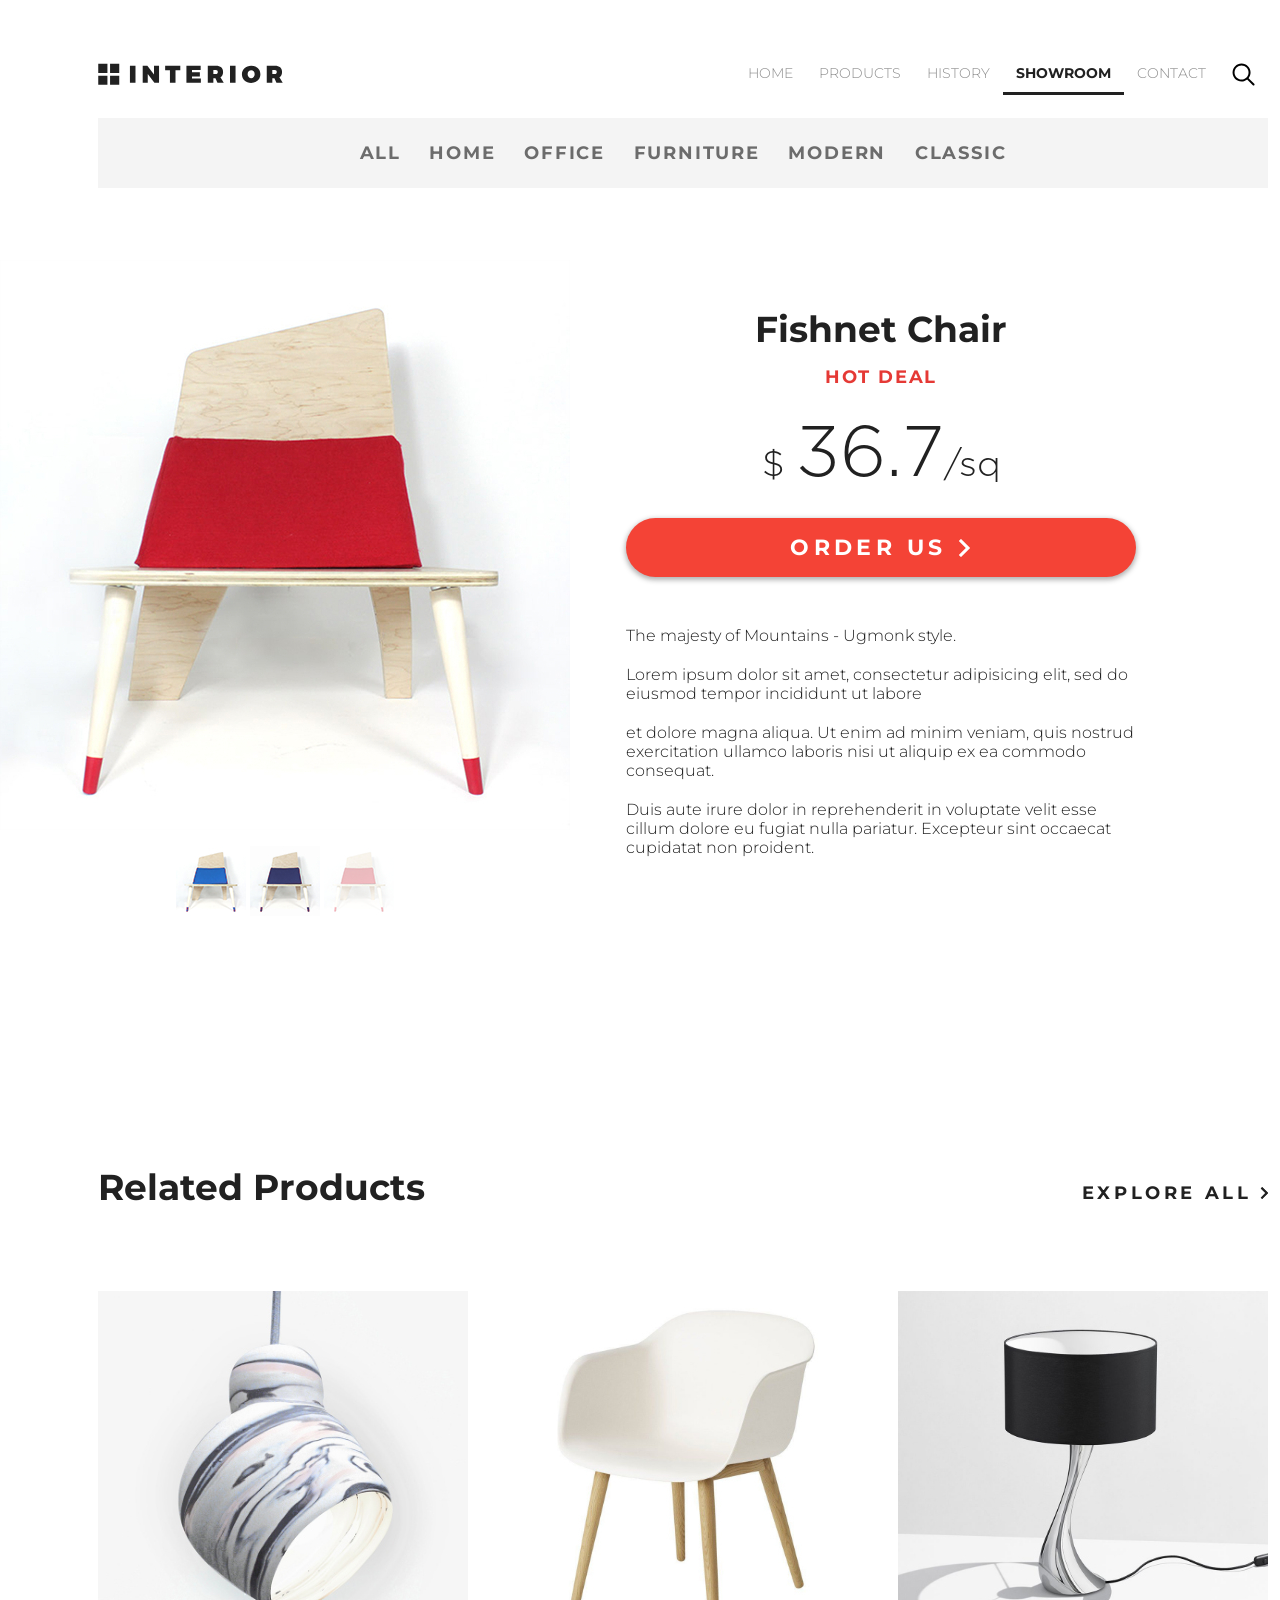
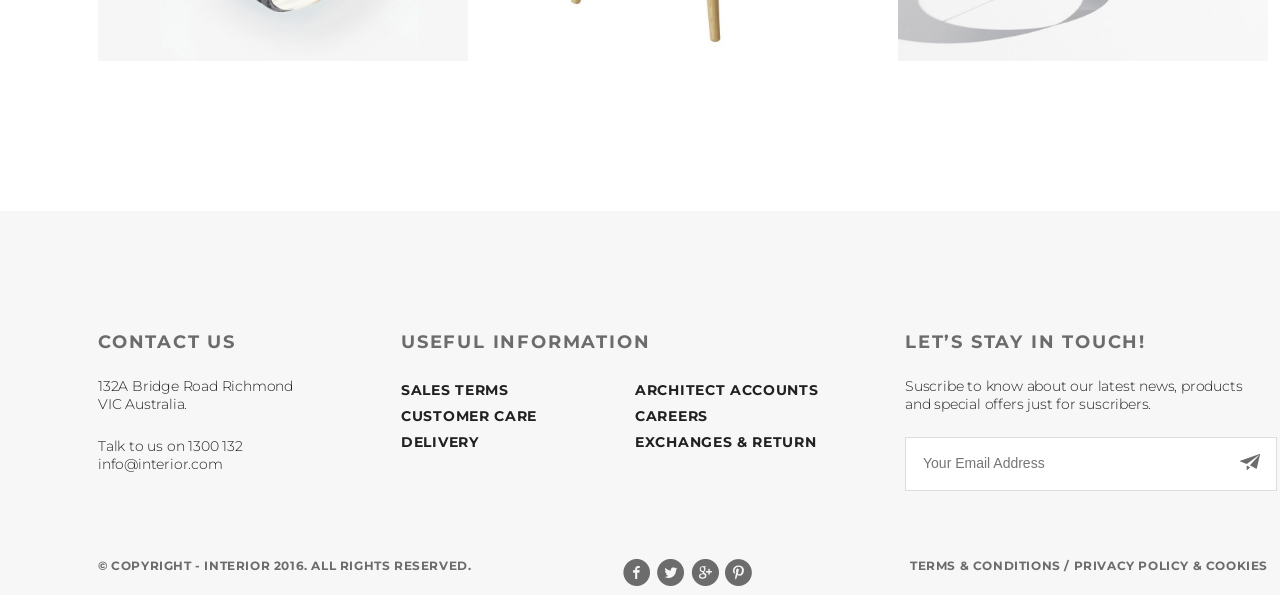
<file: interior-product-dealis.html>
<!DOCTYPE html>
<html lang="en">

<head>
    <meta charset="UTF-8">
    <title>INTERIOR</title>
    <link href="https://fonts.googleapis.com/css2?family=Montserrat:wght@100;300;400;700&display=swap" rel="stylesheet">
    <link rel="stylesheet" href="fonts/icomoon/style.css">
    <link rel="stylesheet" href="css/style.css">
    <link rel="shortcut icon" href="img/product-41.jpg">
</head>

<body>
<div class="container">
    <section class="padding-site clearfix">
        <header class="header">
            <a href="index.html"><img class="logo" src="img/logo.svg" alt="logo"></a>
            <ul class="menu clearfix">
                <li class="menu_list"><a href="index.html" class="menu_link">HOME</a></li>
                <li class="menu_list"><a href="iterior-product.html" class="menu_link">PRODUCTS</a></li>
                <li class="menu_list"><a href="#" class="menu_link">HISTORY</a></li>
                <li class="menu_list"><a href="interior-product-dealis.html" class="menu_link menu_link__aktive">SHOWROOM</a></li>
                <li class="menu_list"><a href="interior-contact.html" class="menu_link">CONTACT</a></li>
                <li class="menu_list"><a href="#" class="menu_link"><img src="img/search.svg" alt="img"></a></li>
            </ul>
        </header>
        <div class="dealis-links-container clearfix">
            <ul class="dealis-links">
                <li class="dealis-links-li"><a href="#" class="dealis-links-a">All</a></li>
                <li class="dealis-links-li"><a href="#" class="dealis-links-a">HOME</a></li>
                <li class="dealis-links-li"><a href="#" class="dealis-links-a">OFFICE</a></li>
                <li class="dealis-links-li"><a href="#" class="dealis-links-a">FURNITURE</a></li>
                <li class="dealis-links-li"><a href="#" class="dealis-links-a">MODERN</a></li>
                <li class="dealis-links-li"><a href="#" class="dealis-links-a">CLASSIC</a></li>
            </ul>
        </div>
    </section>
    <section class="product-dealis">
        <div class="product-dealis-container">
            <div class="product-dealis-container-img"><img src="img/slider1.jpg" alt="image"></div>
            <div class="product-dealis-container-img-menu">
                <img src="img/controll.jpg" alt="image">
                <img src="img/controll11.jpg" alt="image">
                <img src="img/controll2.jpg" alt="image"></div>
        </div>
        <div class="product-dealis-container">
            <h3>Fishnet Chair</h3>
            <p>Hot Deal</p>
            <p>$ <span>36.7</span>/sq</p>
            <a href="#" class="button button_width__red">Order Us <img src="img/arrow-white.svg" alt="arrow"></a>
            <div class="product-dealis-text">
                <p>The majesty of Mountains - Ugmonk style.</p>
                <p>Lorem ipsum dolor sit amet, consectetur adipisicing elit, sed do eiusmod tempor incididunt ut labore</p>
                <p> et dolore magna aliqua. Ut enim ad minim veniam, quis nostrud exercitation ullamco laboris nisi ut aliquip ex ea commodo consequat.</p>
                <p>Duis aute irure dolor in reprehenderit in voluptate velit esse cillum dolore eu fugiat nulla pariatur. Excepteur sint occaecat cupidatat non proident.</p>
            </div>
        </div>
    </section>
    <section class="trending clearfix padding-site">
        <div class="trending-header clearfix">
            <h4 class="trending-h4">Related Products</h4>
            <a href="#" class="products-explore">explore all <img src="img/arrow.svg" alt="image"></a>
        </div>
        <div class="trending-products trending-products_mt">
            <a class="trending-product" href="#"><img src="img/product-11.jpg" alt="product"></a>
            <a class="trending-product" href="#"><img src="img/product-21.jpg" alt="product"></a>
            <a class="trending-product" href="#"><img src="img/product-31.jpg" alt="product"></a>
        </div>
    </section>
    <footer class="footer padding-site">
        <div class="block-1">
            <div class="footer-info footer-info_w1">
                <h5 class="block-title">Contact Us</h5>
                <p class="footer-content">132A Bridge Road Richmond VIC
                    Australia.
                </p>
                <p class="footer-content">Talk to us on 1300 132
                    info@interior.com</p>
            </div>
            <div class="footer-info footer-info_w2">
                <h5 class="block-title">Useful Information</h5>
                <div class="block-usefuls-1">
                    <a href="#" class="block-useful">Sales&nbsp;terms</a>
                    <a href="#" class="block-useful">Customer&nbsp;care</a>
                    <a href="#" class="block-useful">Delivery</a></div>
                <div class="block-usefuls-2">
                    <a href="#" class="block-useful">Architect&nbsp;accounts</a>
                    <a href="#" class="block-useful">Careers</a>
                    <a href="#" class="block-useful">Exchanges&nbsp;&&nbsp;return</a></div>
            </div>
            <div class="footer-info footer-info_w3">
                <h5 class="block-title">Let’s Stay in Touch!</h5>
                <p class="footer-content">Suscribe to know about our latest news, products and special offers just for suscribers.</p>
                <form action="#" class="email-form"><input type="email" class="email-input" placeholder="your email address">
                    <submit class="submit-input"><span class="icon-paper-plane"></span></submit></form>
            </div>

        </div>
        <div class="block-2">
            <p class="block-2-p">© Copyright - INTERIOR 2016. All Rights Reserved.</p>
            <p class="block-2-fonts"><span class="icon-facebook-with-circle"></span><span class="icon-twitter-with-circle"></span><span class="icon-google-with-circle"></span><span class="icon-pinterest-with-circle"></span></p>
            <p class="block-2-p">Terms & Conditions / Privacy policy & Cookies</p>
        </div>
    </footer>
</div>
</body></html>
</file>
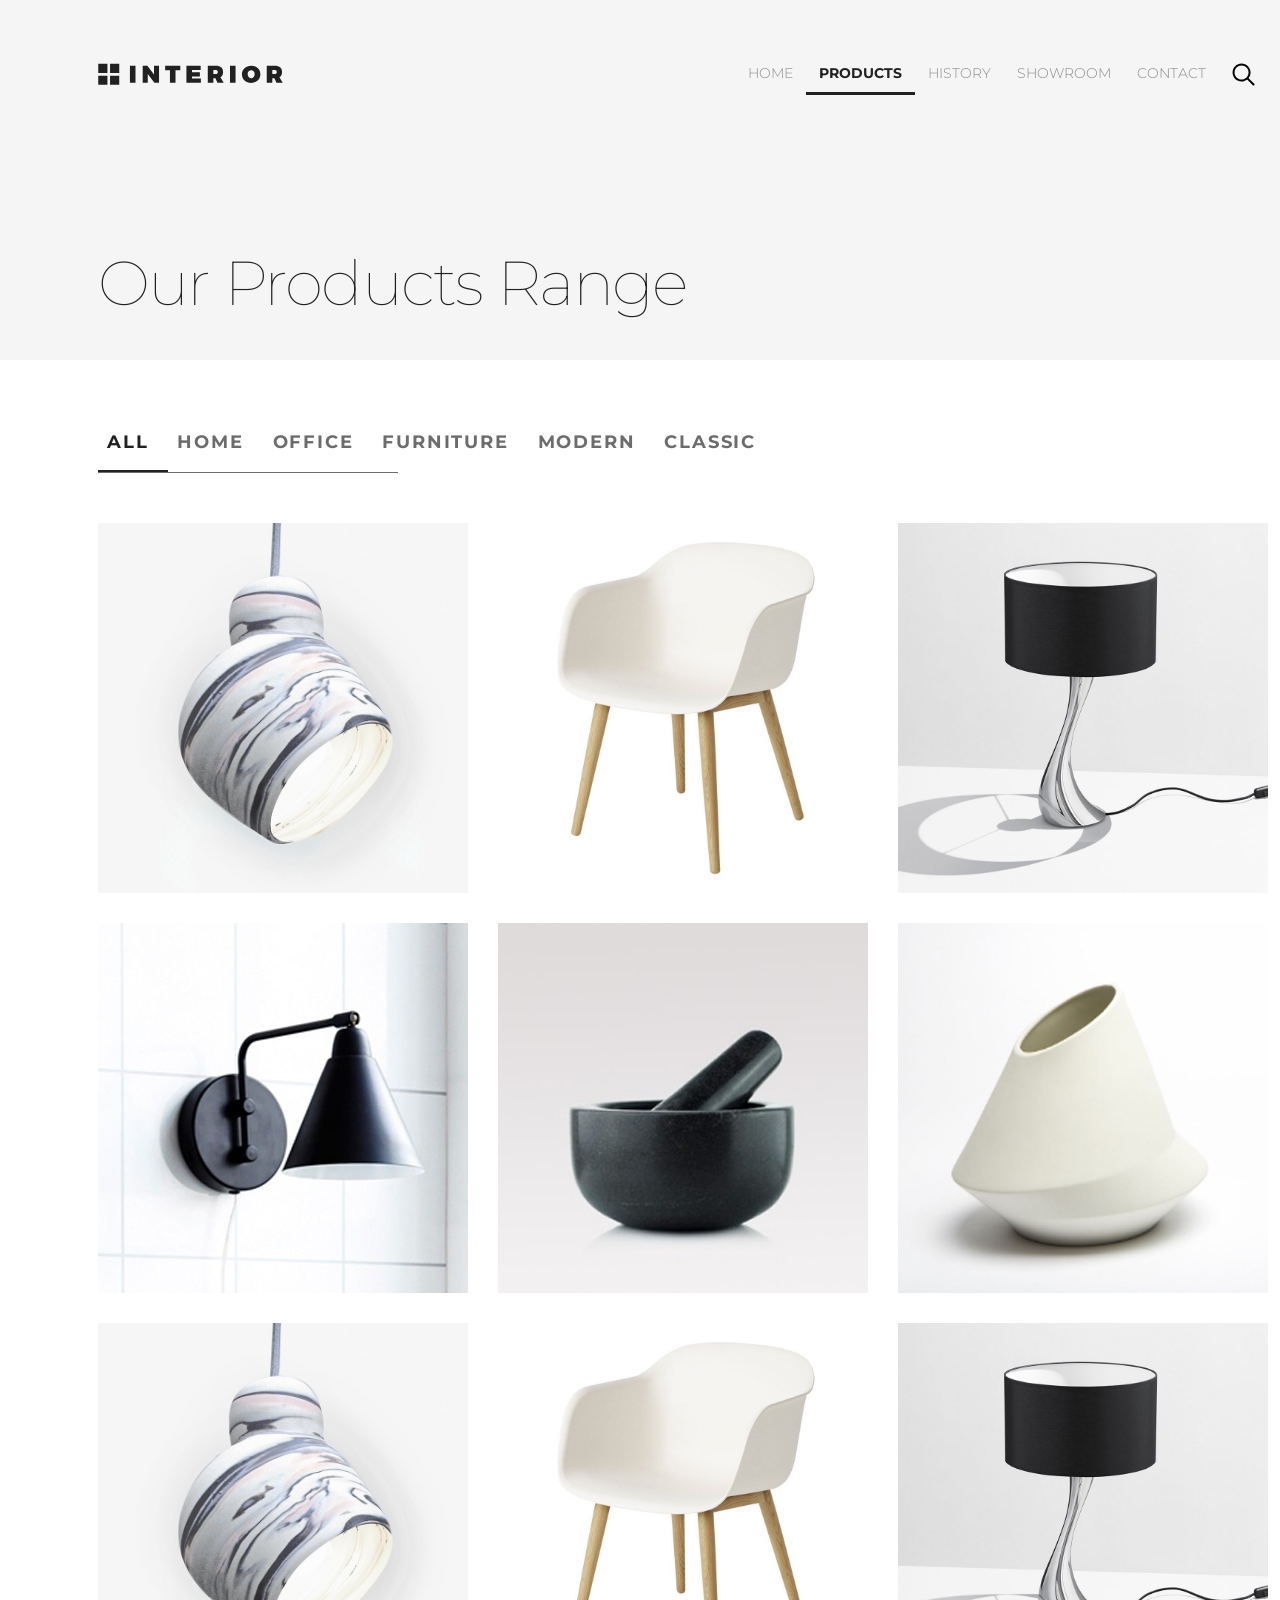
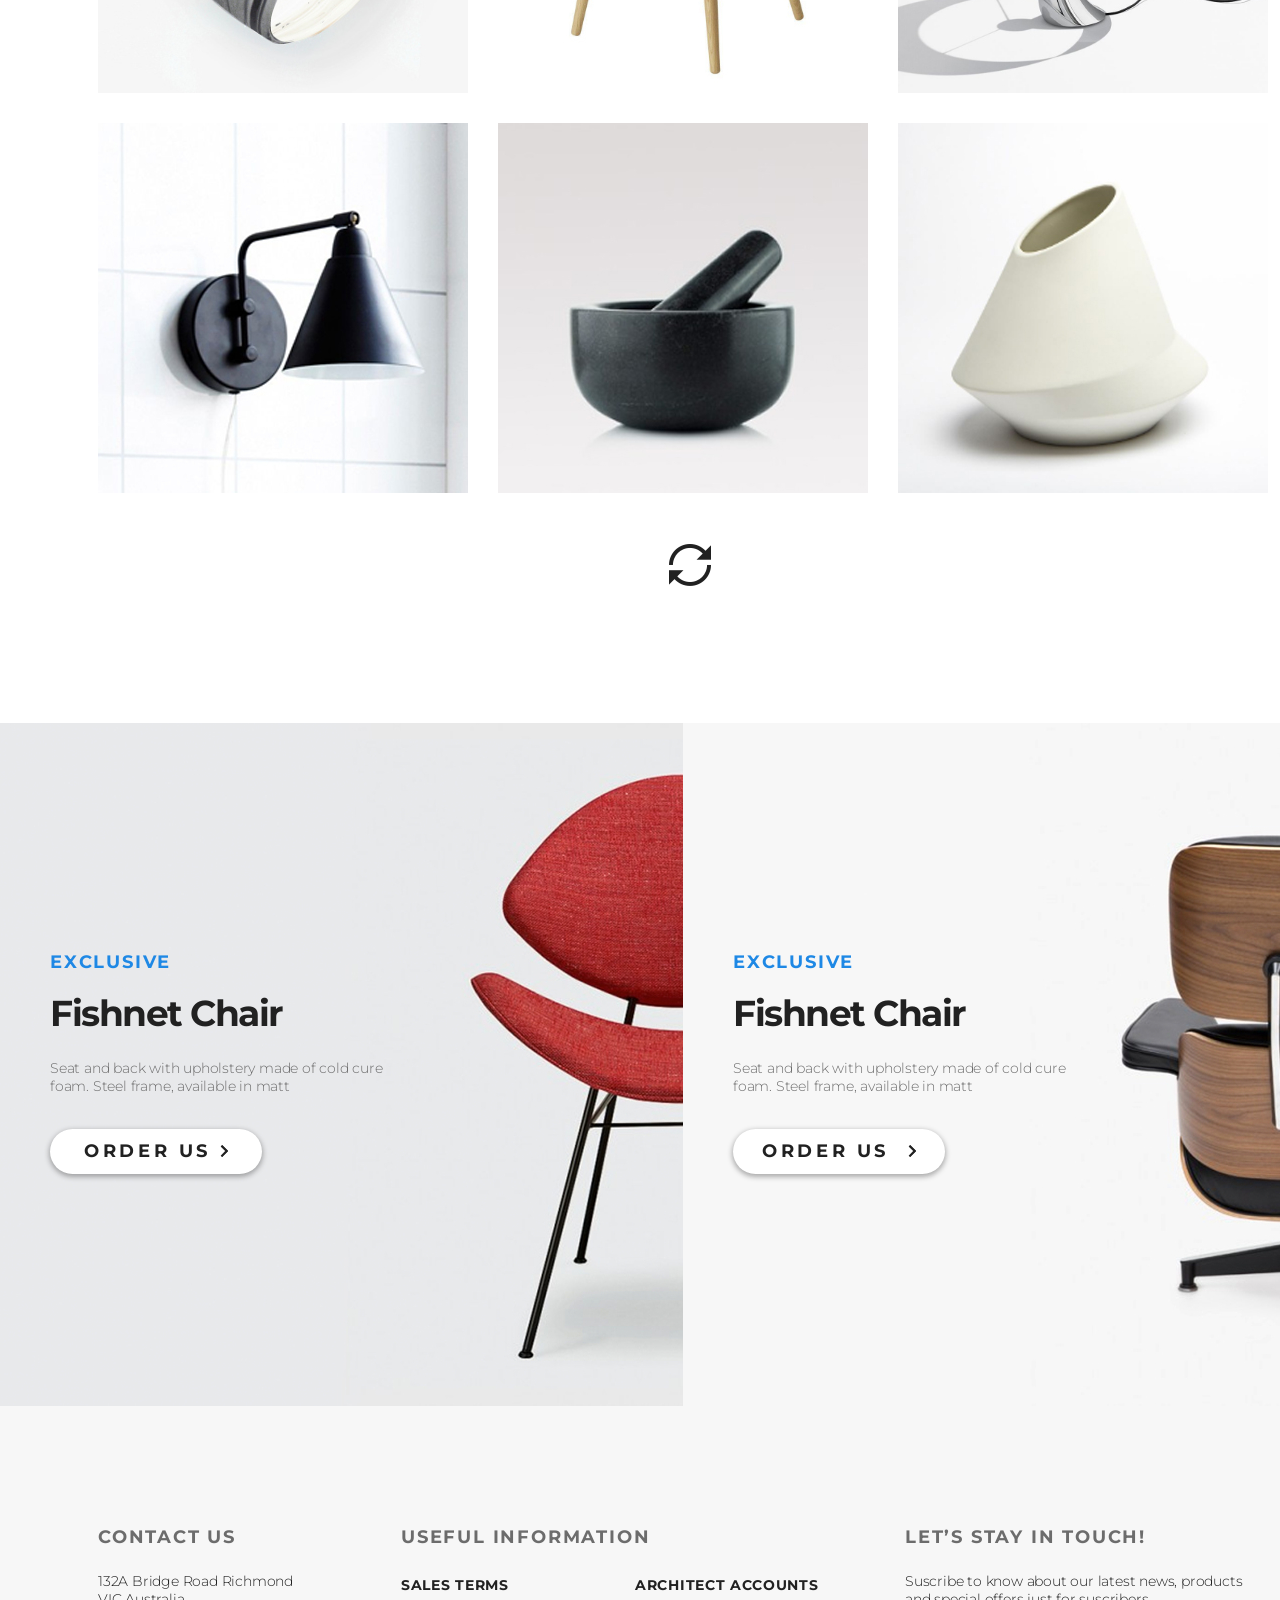
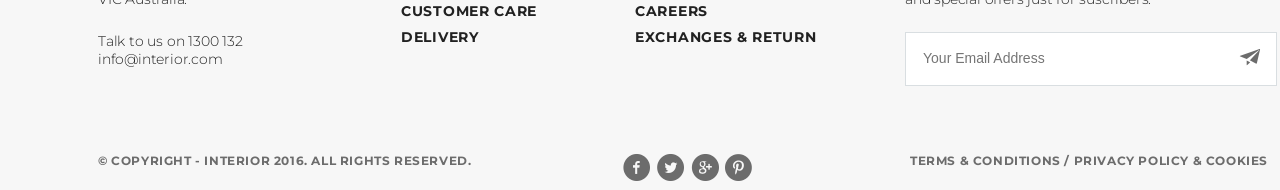
<file: iterior-product.html>
<!DOCTYPE html>
<html lang="en">

<head>
    <meta charset="UTF-8">
    <title>INTERIOR</title>
    <link href="https://fonts.googleapis.com/css2?family=Montserrat:wght@100;300;400;700&display=swap" rel="stylesheet">
    <link rel="stylesheet" href="fonts/icomoon/style.css">
    <link rel="stylesheet" href="css/style.css">
    <link rel="shortcut icon" href="img/product-41.jpg">
</head>

<body>
    <div class="container">
        <section class="padding-site our-products clearfix">
            <header class="header">
                <a href="index.html"><img class="logo" src="img/logo.svg" alt="logo"></a>
                <ul class="menu clearfix">
                    <li class="menu_list"><a href="index.html" class="menu_link">HOME</a></li>
                    <li class="menu_list"><a href="iterior-product.html" class="menu_link menu_link__aktive">PRODUCTS</a></li>
                    <li class="menu_list"><a href="#" class="menu_link">HISTORY</a></li>
                    <li class="menu_list"><a href="interior-product-dealis.html" class="menu_link">SHOWROOM</a></li>
                    <li class="menu_list"><a href="interior-contact.html" class="menu_link">CONTACT</a></li>
                    <li class="menu_list"><a href="#" class="menu_link"><img src="img/search.svg" alt="img"></a></li>
                </ul>
            </header>
            <p class="our-products-text">Our Products Range</p>
        </section>
        <section class="trending clearfix padding-site">
            <div class="products-header products-header_margin">
                <ul class="products-menu">
                    <li class="products-menu_list"><a href="#" class="products-menu_link products-menu_link__aktive products-menu__active2">All</a></li>
                    <li class="products-menu_list"><a href="#" class="products-menu_link products-menu__font">HOME</a></li>
                    <li class="products-menu_list"><a href="#" class="products-menu_link products-menu__font">OFFICE</a></li>
                    <li class="products-menu_list"><a href="#" class="products-menu_link products-menu__font">FURNITURE</a></li>
                    <li class="products-menu_list"><a href="#" class="products-menu_link products-menu__font">MODERN</a></li>
                    <li class="products-menu_list"><a href="#" class="products-menu_link products-menu__font">CLASSIC</a></li>
                </ul>
                <div class="products-menu_border"></div>
            </div>
            <div class="trending-products">
                <a class="trending-product" href="#"><img src="img/product-11.jpg" alt="product"></a>
                <a class="trending-product" href="#"><img src="img/product-21.jpg" alt="product"></a>
                <a class="trending-product" href="#"><img src="img/product-31.jpg" alt="product"></a>
                <a class="trending-product" href="#"><img src="img/product-41.jpg" alt="product"></a>
                <a class="trending-product" href="#"><img src="img/product-5.jpg" alt="product"></a>
                <a class="trending-product" href="#"><img src="img/product-6.jpg" alt="product"></a>
            </div>
            <div class="trending-products trending-products_mt">
                <a class="trending-product" href="#"><img src="img/product-11.jpg" alt="product"></a>
                <a class="trending-product" href="#"><img src="img/product-21.jpg" alt="product"></a>
                <a class="trending-product" href="#"><img src="img/product-31.jpg" alt="product"></a>
                <a class="trending-product" href="#"><img src="img/product-41.jpg" alt="product"></a>
                <a class="trending-product" href="#"><img src="img/product-5.jpg" alt="product"></a>
                <a class="trending-product" href="#"><img src="img/product-6.jpg" alt="product"></a>
            </div>
            <a class="trending-products_icon-loop2" href="#"><span class="icon-loop2"></span></a>
        </section>
        <section class="exclusive exclusive_margin clearfix">
            <div class="exclusive-container">
                <p class="eclusive-text">exclusive</p>
                <h3 class="eclusive-h3">Fishnet Chair</h3>
                <p class="exlusive-content">Seat and back with upholstery made of cold cure foam. Steel frame, available in matt</p>
                <a href="#" class="button">Order Us <img src="img/arrow.svg" alt="arrow"></a>
            </div>
            <div class="exclusive-container">
                <p class="eclusive-text">exclusive</p>
                <h3 class="eclusive-h3">Fishnet Chair</h3>
                <p class="exlusive-content">Seat and back with upholstery made of cold cure foam. Steel frame, available in matt</p>
                <a href="#" class="button">Order Us
                    <img class="arrow" src="img/arrow.svg" alt="arrow"></a>
            </div>
        </section>
        <footer class="footer padding-site">
            <div class="block-1">
                <div class="footer-info footer-info_w1">
                    <h5 class="block-title">Contact Us</h5>
                    <p class="footer-content">132A Bridge Road Richmond VIC
                        Australia.
                    </p>
                    <p class="footer-content">Talk to us on 1300 132
                        info@interior.com</p>
                </div>
                <div class="footer-info footer-info_w2">
                    <h5 class="block-title">Useful Information</h5>
                    <div class="block-usefuls-1">
                        <a href="#" class="block-useful">Sales&nbsp;terms</a>
                        <a href="#" class="block-useful">Customer&nbsp;care</a>
                        <a href="#" class="block-useful">Delivery</a></div>
                    <div class="block-usefuls-2">
                        <a href="#" class="block-useful">Architect&nbsp;accounts</a>
                        <a href="#" class="block-useful">Careers</a>
                        <a href="#" class="block-useful">Exchanges&nbsp;&&nbsp;return</a></div>
                </div>
                <div class="footer-info footer-info_w3">
                    <h5 class="block-title">Let’s Stay in Touch!</h5>
                    <p class="footer-content">Suscribe to know about our latest news, products and special offers just for suscribers.</p>
                    <form action="#" class="email-form"><input type="email" class="email-input" placeholder="your email address">
                    <submit class="submit-input"><span class="icon-paper-plane"></span></submit></form>
                </div>

            </div>
            <div class="block-2">
                <p class="block-2-p">© Copyright - INTERIOR 2016. All Rights Reserved.</p>
                <p class="block-2-fonts"><span class="icon-facebook-with-circle"></span><span class="icon-twitter-with-circle"></span><span class="icon-google-with-circle"></span><span class="icon-pinterest-with-circle"></span></p>
                <p class="block-2-p">Terms & Conditions / Privacy policy & Cookies</p>
            </div>
        </footer>
    </div>
</body></html>
</file>
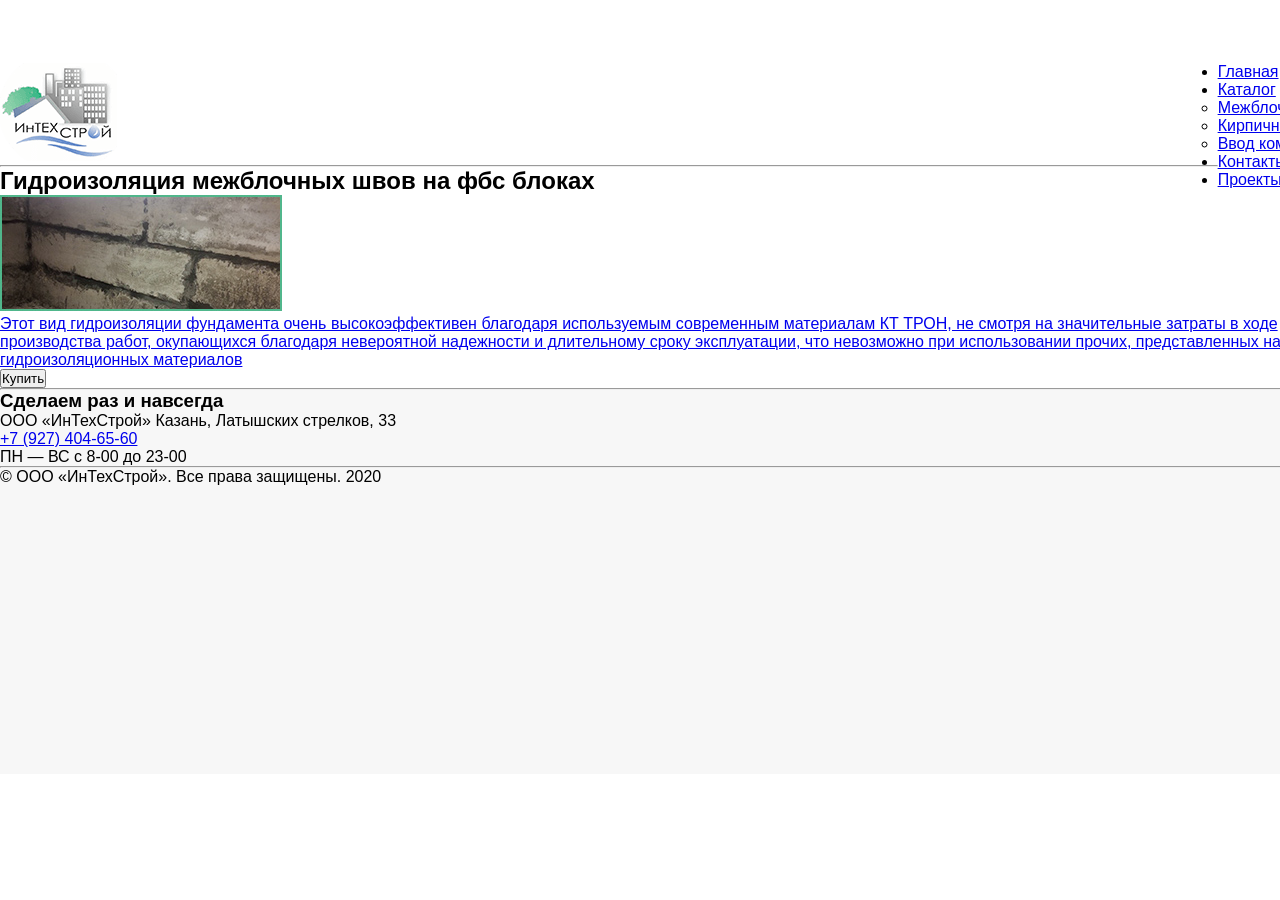
<file: catalogue/page-1.html>
<!DOCTYPE html>
<html lang="ru">

<head>
    <meta charset="UTF-8">
    <title>ИнТехСтрой/Каталог/Товар №1</title>
    <link rel="shortcut icon" href="../img/sn_logo.png">
    <link rel="stylesheet" href="../css/style.css">
</head>

<body>
    <div class="container">
        <header class="header">
            <a class="logo" href="https://pro-gidroizolyaciya.ru/" target="_blank"><img src="../img/sn_logo.png" title="Компания ИнТехСтрой" alt="Компания ИнТехСтрой"></a>
            <ul class="menu">
                <li><a href="../index.html">
                        <div>Главная</div>
                    </a></li>
                <li><a href="../catalogue.html">
                        <div>Каталог</div>
                    </a>
                    <ul class="menu-add">
                        <li><a href="page-1.html">Межблочные швы</a></li>
                        <li><a href="page-2.html">Кирпичная кладка</a></li>
                        <li><a href="page-3.html">Ввод коммуникация</a></li>
                    </ul>
                </li>
                <li><a href="../contacts.html">
                        <div>Контакты</div>
                    </a></li>
                <li><a href="https://r.a7e.ru/" target="_blank">
                        <div>Проекты</div>
                    </a></li>
            </ul>
        </header>
        <hr>
        <section class="catalogue-page">

            <h2>Гидроизоляция межблочных швов на фбс блоках</h2>
            <a href="../index.html">
                <img src="../img/m_img_01.jpg" width="282px" title="Гидроизоляция межблочных швов на фбс блоках" alt="Гидроизоляция межблочных швов на фбс блоках">

                <p>Этот вид гидроизоляции фундамента очень высокоэффективен благодаря используемым современным материалам КТ ТРОН, не смотря на значительные затраты в ходе производства работ, окупающихся благодаря невероятной надежности и длительному сроку эксплуатации, что невозможно при использовании прочих, представленных на рынке, гидроизоляционных материалов</p>
                <button>Купить</button>
            </a>
        </section>
        <hr>
        <footer class="footer" id="6">
            <h3>Сделаем раз и&nbsp;навсегда</h3>
            <p>ООО &laquo;ИнТехСтрой&raquo; Казань, Латышских стрелков, 33</p> <a class="tel_number" href="tel:+7 (927) 404-65-60">+7 (927) 404-65-60</a>
            <p>ПН&nbsp;&mdash; ВС&nbsp;с&nbsp;8-00 до&nbsp;23-00</p>
            <hr>
            <p class="footer-copy">&copy;&nbsp;ООО &laquo;ИнТехСтрой&raquo;. Все права защищены.&nbsp;2020</p>
        </footer>
    </div>
</body></html>
</file>
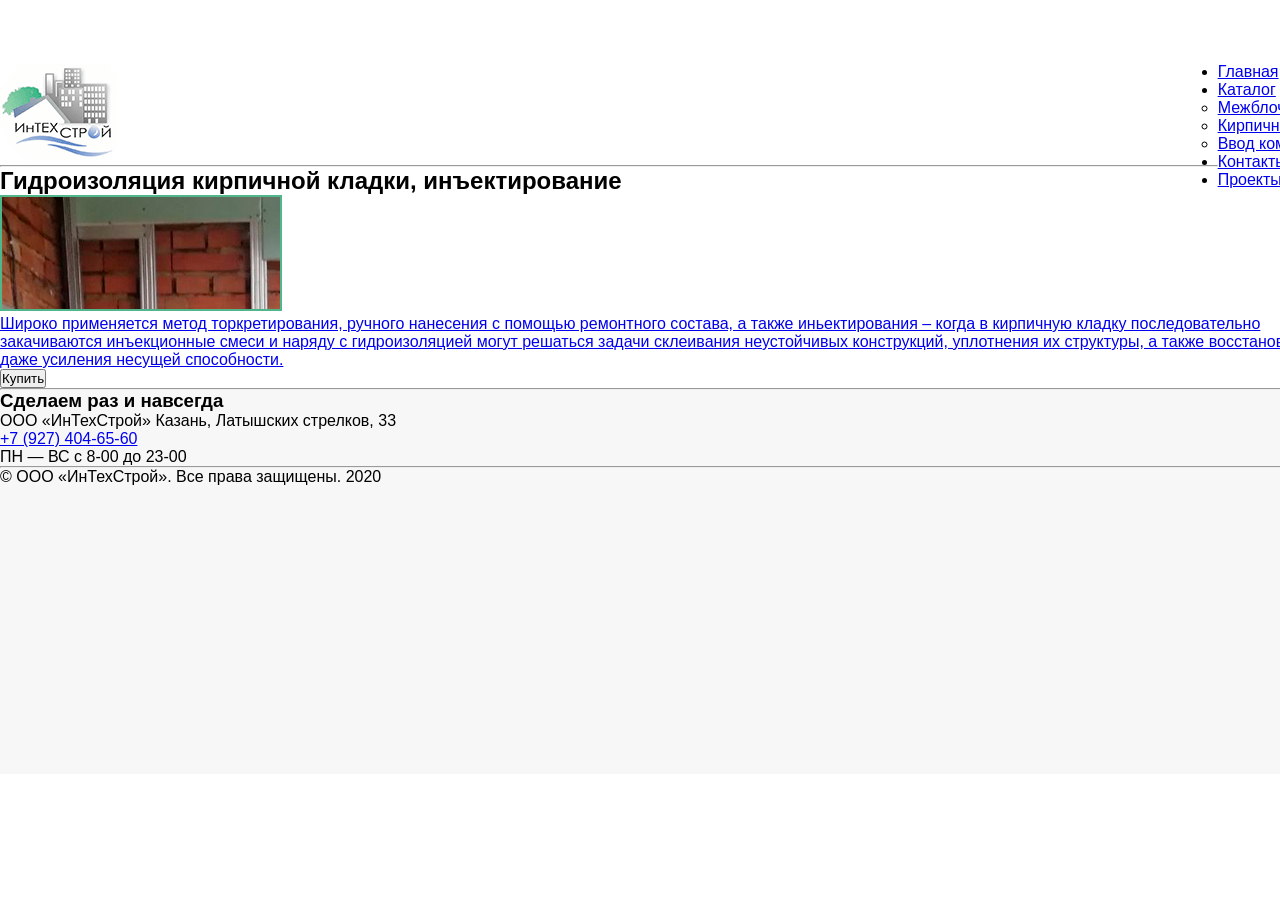
<file: catalogue/page-2.html>
<!DOCTYPE html>
<html lang="ru">

<head>
    <meta charset="UTF-8">
    <title>ИнТехСтрой/Каталог/Товар №2</title>
    <link rel="shortcut icon" href="../img/sn_logo.png">
    <link rel="stylesheet" href="../css/style.css">
</head>

<body>
    <div class="container">
        <header class="header">
            <a class="logo" href="https://pro-gidroizolyaciya.ru/" target="_blank"><img src="../img/sn_logo.png" title="Компания ИнТехСтрой" alt="Компания ИнТехСтрой"></a>
            <ul class="menu">
                <li><a href="../index.html">
                        <div>Главная</div>
                    </a></li>
                <li><a href="../catalogue.html">
                        <div>Каталог</div>
                    </a>
                    <ul class="menu-add">
                        <li><a href="page-1.html">Межблочные швы</a></li>
                        <li><a href="page-2.html">Кирпичная кладка</a></li>
                        <li><a href="page-3.html">Ввод коммуникация</a></li>
                    </ul>
                </li>
                <li><a href="../contacts.html">
                        <div>Контакты</div>
                    </a></li>
                <li><a href="https://r.a7e.ru/" target="_blank">
                        <div>Проекты</div>
                    </a></li>
            </ul>
        </header>
        <hr>
        <section class="catalogue-page">

            <h2>Гидроизоляция кирпичной кладки, инъектирование</h2>
            <a href="../index.html">
                <img src="../img/m_img_02.jpg" width="282px" title="Гидроизоляция межблочных швов на фбс блоках" alt="Гидроизоляция межблочных швов на фбс блоках">

                <p>Широко применяется метод торкретирования, ручного нанесения с помощью ремонтного состава, а также иньектирования – когда в кирпичную кладку последовательно закачиваются инъекционные смеси и наряду с гидроизоляцией могут решаться задачи склеивания неустойчивых конструкций, уплотнения их структуры, а также восстановления и даже усиления несущей способности.</p>
                <button>Купить</button>
            </a>
        </section>
        <hr>
        <footer class="footer" id="6">
            <h3>Сделаем раз и&nbsp;навсегда</h3>
            <p>ООО &laquo;ИнТехСтрой&raquo; Казань, Латышских стрелков, 33</p> <a class="tel_number" href="tel:+7 (927) 404-65-60">+7 (927) 404-65-60</a>
            <p>ПН&nbsp;&mdash; ВС&nbsp;с&nbsp;8-00 до&nbsp;23-00</p>
            <hr>
            <p class="footer-copy">&copy;&nbsp;ООО &laquo;ИнТехСтрой&raquo;. Все права защищены.&nbsp;2020</p>
        </footer>
    </div>
</body></html>
</file>
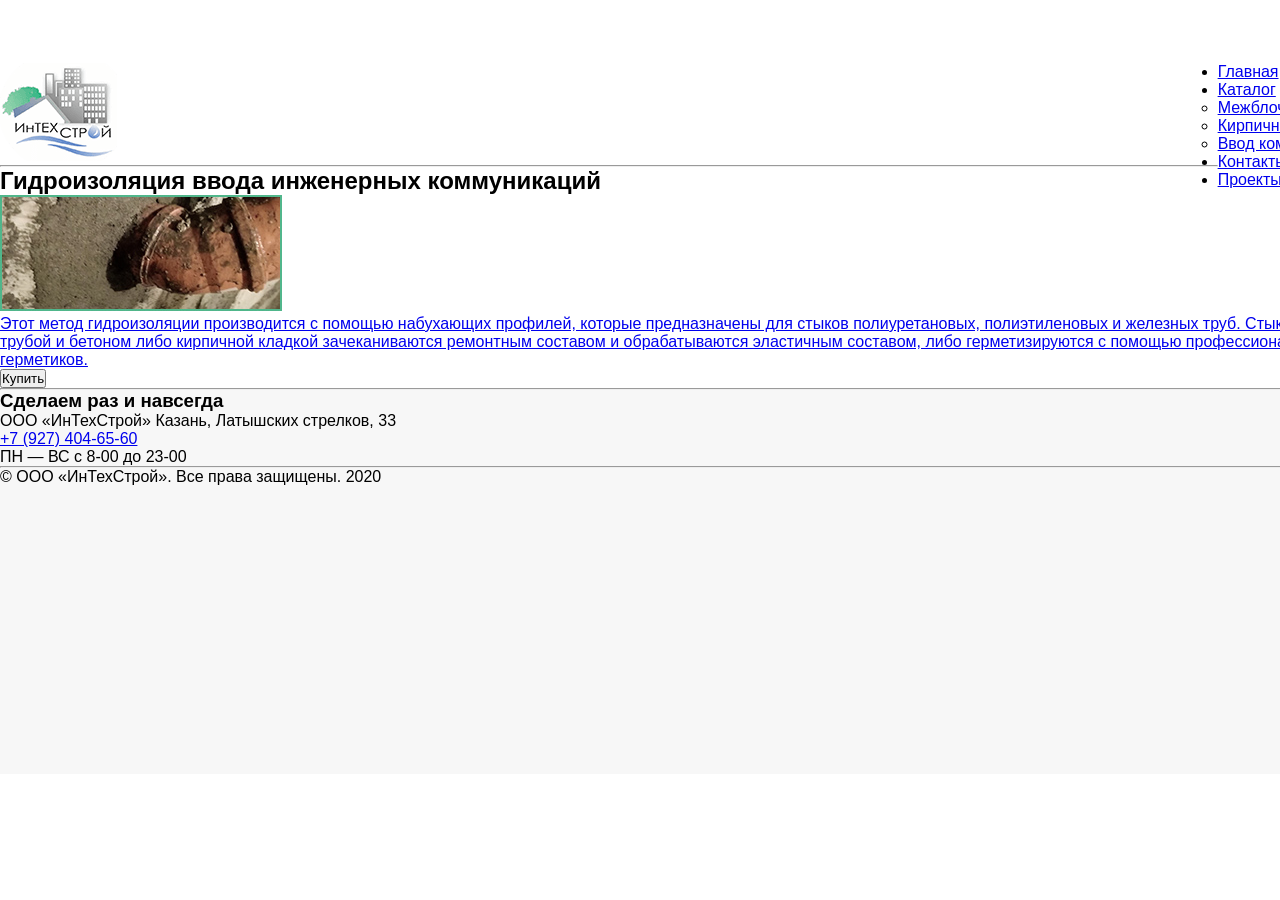
<file: catalogue/page-3.html>
<!DOCTYPE html>
<html lang="ru">

<head>
    <meta charset="UTF-8">
    <title>ИнТехСтрой/Каталог/Товар №3</title>
    <link rel="shortcut icon" href="../img/sn_logo.png">
    <link rel="stylesheet" href="../css/style.css">
</head>

<body>
    <div class="container">
        <header class="header">
            <a class="logo" href="https://pro-gidroizolyaciya.ru/" target="_blank"><img src="../img/sn_logo.png" title="Компания ИнТехСтрой" alt="Компания ИнТехСтрой"></a>
            <ul class="menu">
                <li><a href="../index.html">
                        <div>Главная</div>
                    </a></li>
                <li><a href="../catalogue.html">
                        <div>Каталог</div>
                    </a>
                    <ul class="menu-add">
                        <li><a href="page-1.html">Межблочные швы</a></li>
                        <li><a href="page-2.html">Кирпичная кладка</a></li>
                        <li><a href="page-3.html">Ввод коммуникация</a></li>
                    </ul>
                </li>
                <li><a href="../contacts.html">
                        <div>Контакты</div>
                    </a></li>
                <li><a href="https://r.a7e.ru/" target="_blank">
                        <div>Проекты</div>
                    </a></li>
            </ul>
        </header>
        <hr>
        <section class="catalogue-page">
            <h2>Гидроизоляция ввода инженерных коммуникаций</h2>
            <a href="../index.html">
                <img src="../img/m_img_03.jpg" width="282px" title="Гидроизоляция межблочных швов на фбс блоках" alt="Гидроизоляция межблочных швов на фбс блоках">

                <p>Этот метод гидроизоляции производится с помощью набухающих профилей, которые предназначены для стыков полиуретановых, полиэтиленовых и железных труб. Стыки между трубой и бетоном либо кирпичной кладкой зачеканиваются ремонтным составом и обрабатываются эластичным составом, либо герметизируются с помощью профессиональных герметиков.</p>
                <button>Купить</button>
            </a>
        </section>
        <hr>
        <footer class="footer" id="6">
            <h3>Сделаем раз и&nbsp;навсегда</h3>
            <p>ООО &laquo;ИнТехСтрой&raquo; Казань, Латышских стрелков, 33</p> <a class="tel_number" href="tel:+7 (927) 404-65-60">+7 (927) 404-65-60</a>
            <p>ПН&nbsp;&mdash; ВС&nbsp;с&nbsp;8-00 до&nbsp;23-00</p>
            <hr>
            <p class="footer-copy">&copy;&nbsp;ООО &laquo;ИнТехСтрой&raquo;. Все права защищены.&nbsp;2020</p>
        </footer>
    </div>
</body></html>
</file>
<file: fonts/icomoon/style.css>
@font-face {
  font-family: 'icomoon';
  src:  url('fonts/icomoon.eot?cz8d1h');
  src:  url('fonts/icomoon.eot?cz8d1h#iefix') format('embedded-opentype'),
    url('fonts/icomoon.ttf?cz8d1h') format('truetype'),
    url('fonts/icomoon.woff?cz8d1h') format('woff'),
    url('fonts/icomoon.svg?cz8d1h#icomoon') format('svg');
  font-weight: normal;
  font-style: normal;
  font-display: block;
}

[class^="icon-"], [class*=" icon-"] {
  /* use !important to prevent issues with browser extensions that change fonts */
  font-family: 'icomoon' !important;
  speak: never;
  font-style: normal;
  font-weight: normal;
  font-variant: normal;
  text-transform: none;
  line-height: 1;

  /* Better Font Rendering =========== */
  -webkit-font-smoothing: antialiased;
  -moz-osx-font-smoothing: grayscale;
}

.icon-paper-plane:before {
  content: "\e900";
}
.icon-facebook-with-circle:before {
  content: "\e901";
}
.icon-google-with-circle:before {
  content: "\e902";
}
.icon-pinterest-with-circle:before {
  content: "\e903";
}
.icon-twitter-with-circle:before {
  content: "\e904";
}
.icon-location:before {
  content: "\e947";
}
.icon-loop2:before {
  content: "\ea2e";
}
</file>
<file: css/style.css>
@charset "UTF-8";
.product-dealis-container .button_width__red:hover {
  filter: invert(100%); }
  .product-dealis-container .button_width__red:hover:active {
    box-shadow: 3px 3px 9px white; }

* {
  margin: 0;
  padding: 0; }

html {
  /*    ╨┤╨╗╤П ╨┐╤А╨╕╨╢╨░╤В╨╕╤П ╨▓╨╜╨╕╨╖ footer */
  height: 100%; }

body {
  /*    ╨┤╨╗╤П ╨┐╤А╨╕╨╢╨░╤В╨╕╤П ╨▓╨╜╨╕╨╖ footer */
  height: 100%;
  font-family: "Montserrat", sans-serif; }

@font-face {
  font-family: Gotham-Light;
  src: local("Gotham-Light"), url(../fonts/Gotham-Light/Gotham-Light.otf); }
/*╨Ф╨╗╤П ╨║╨╛╨╜╤В╨╡╨╣╨╜╨╡╤А╨╛╨▓ ╤Б float-╨░╨╝╨╕ ╨▓╨╜╤Г╤В╤А╨╕, ╨▓╨╛ ╨╕╨╖╨▒╨╡╨╢╨░╨╜╨╕╨╡ ╤Б╤Е╨╗╨╛╨┐╤Л╨▓╨░╨╜╨╕╨╣ */
.clearfix:after {
  content: "";
  display: table;
  clear: both; }

/*╤Ж╨╡╨╜╤В╤А╨╕╤А╨╛╨▓╨░╨╜╨╕╨╡ ╤Б╨╛╨┤╨╡╤А╨╢╨╕╨╝╨╛╨│╨╛ ╤Б╨░╨╣╤В╨░ */
.container {
  width: 1366px;
  margin: 0 auto; }

/*pading-╨╕ ╨┤╨╗╤П ╨╜╨╡╨║╨╛╤В╨╛╤А╤Л╤Е ╤Б╨╡╨║╤Ж╨╕╨╣ */
.padding-site {
  padding-left: 98px;
  padding-right: 98px; }

.slider, .products, .exclusive, .trending {
  margin-bottom: 120px; }

/*slider */
.slider {
  height: 800px;
  background-image: url(../img/slider-img.jpg);
  position: relative; }

.logo {
  transition: 0.2s; }
  .logo:hover {
    transform: scale(1.3); }

.header {
  padding-top: 63px; }

.menu {
  float: right; }
  .menu img {
    transition: 0.3s; }
  .menu_list:last-child a:hover {
    border: none; }
    .menu_list:last-child a:hover img {
      transform: scale(1.3); }

.menu_list {
  list-style-type: none;
  float: left; }

.menu_link {
  color: #8c8c8c;
  font-size: 14px;
  font-weight: 300;
  text-transform: uppercase;
  text-decoration: none;
  padding: 10px 13px;
  transition: 0.1s; }
  .menu_link:not(.menu_link__aktive):hover {
    color: #212121;
    border-bottom: solid 3px #212121; }

.menu_link__aktive {
  color: #212121;
  font-weight: 700;
  border-bottom: solid 3px #212121; }

.slider_trending {
  color: #43a047;
  font-size: 18px;
  font-weight: 700;
  text-transform: uppercase;
  margin-top: 283px; }

.slider_h2 {
  color: #212121;
  font-size: 62px;
  font-weight: 100;
  text-transform: uppercase;
  letter-spacing: -3px; }

.slider_content {
  color: #6c6c6c;
  font-size: 14px;
  font-weight: 300;
  width: 458px;
  margin-top: 20px;
  margin-bottom: 20px;
  line-height: 24px;
  letter-spacing: -0.2px; }

.button {
  color: #212121;
  font-size: 18px;
  font-weight: 700;
  text-transform: uppercase;
  box-shadow: 0 2px 5px 1px rgba(33, 33, 33, 0.35);
  border-radius: 23px;
  background-color: #ffffff;
  width: 212px;
  height: 45px;
  line-height: 45px;
  text-align: center;
  display: inline-block;
  text-decoration: none;
  letter-spacing: 3.6px;
  transition: 0.2s; }
  .button:hover {
    background-color: gainsboro; }
  .button:active {
    box-shadow: none; }

.arrow {
  padding-left: 10px; }

.pagination {
  position: absolute;
  width: 1170px;
  bottom: 19px;
  text-align: center; }

.circle {
  width: 30px;
  height: 30px;
  display: inline-block;
  background-color: #c7c7c7;
  border-radius: 50%;
  margin: 5px;
  transition: 0.2s; }
  .circle:not(.circle__active):hover {
    background-color: #212121; }

.circle__active {
  width: 40px;
  height: 40px;
  background-color: #212121;
  margin-bottom: 0; }

/*slider */
/*products */
.products-menu {
  overflow: hidden; }

.products-menu_list {
  list-style-type: none; }

.products-menu_link {
  text-decoration: none;
  color: #6c6c6c;
  font-size: 36px;
  font-weight: 700;
  float: left;
  padding: 0 20px 19px 9px;
  letter-spacing: -1.5px;
  border-bottom: solid 1px #6c6c6c; }

.products-menu_link__aktive {
  color: #212121;
  border-bottom: solid 3px #212121;
  padding-bottom: 17px; }

.products-menu_link:not(.products-menu_link__aktive):hover {
  color: #212121; }

.products-explore {
  float: right;
  color: #212121;
  font-size: 18px;
  font-weight: 700;
  text-transform: uppercase;
  letter-spacing: 3.6px;
  text-decoration: none;
  position: relative;
  bottom: 27px; }
  .products-explore:hover {
    opacity: 0.7; }

.products_container {
  margin-top: 40px; }

.products_list {
  float: left;
  list-style-type: none;
  margin-right: 30px;
  position: relative; }
  .products_list:nth-last-child(1) {
    margin-right: 0; }
  .products_list:hover .products_link > img {
    outline: 1px solid #9c9c9c;
    opacity: 0.2;
    box-shadow: 0 5px 9px 2px black; }

.products_list__hov {
  display: none; }

.products_list:hover .products_list__hov {
  display: block;
  position: absolute;
  top: 62px;
  text-align: center; }

.products_list__hov-img {
  box-shadow: 0 2px 5px 1px rgba(33, 33, 33, 0.35);
  border-radius: 50%;
  background-color: #ffffff;
  width: 12px;
  height: 20px;
  padding: 14px 18px; }
  .products_list__hov-img:hover {
    background-color: gainsboro; }

.products_list__hov-h5 {
  color: #212121;
  font-size: 22px;
  font-weight: 700;
  margin-top: 17px; }

.products_list__hov-p {
  color: #6c6c6c;
  font-size: 14px;
  font-weight: 300;
  margin-top: 20px;
  padding: 0 32px;
  letter-spacing: -0.2px; }

/*products */
/*exclusive */
.exclusive-container {
  float: left;
  height: 683px;
  width: 633px;
  padding-left: 50px; }
  .exclusive-container:first-child {
    background: url(../img/promo-img1.jpg); }
  .exclusive-container:nth-child(2) {
    background: url(../img/promo-img.jpg); }

.eclusive-text {
  color: #1e88e5;
  font-size: 18px;
  font-weight: 700;
  text-transform: uppercase;
  letter-spacing: 1.8px;
  margin-top: 228px; }

.eclusive-h3 {
  color: #212121;
  font-size: 36px;
  font-weight: 700;
  margin-top: 18px;
  letter-spacing: -1.5px; }

.exlusive-content {
  color: #6c6c6c;
  font-size: 14px;
  font-weight: 300;
  margin-top: 24px;
  margin-bottom: 34px;
  width: 374px;
  letter-spacing: -0.2px; }

/*exclusive */
/*trending */
.trending-h4 {
  color: #212121;
  font-size: 36px;
  font-weight: 700; }

.trending-product {
  float: left;
  margin-right: 30px;
  margin-bottom: 30px;
  width: 370px;
  height: 370px;
  transition: 0.2s; }
  .trending-product:hover {
    transform: scale(1.1);
    box-shadow: 0 5px 9px 2px rgba(33, 33, 33, 0.35); }
  .trending-product:nth-child(3n) {
    margin-right: -30px; }
  .trending-product:nth-child(n+4) {
    margin-bottom: -30px; }

/*trending */
/*slider_2 */
.slider_bg {
  background: url(../img/slider.jpg); }

.slider_text_pos {
  padding-bottom: 5px;
  overflow: auto; }

.slider_trending__red {
  color: #e53935; }

/*slider_2 */
/*exclusive-2 */
.exclusive-container_wh:first-child {
  width: 520px;
  height: 570px;
  background: url(../img/product-1-lg.jpg); }

.eclusive-text_margin {
  margin-top: 176px; }

.exlusive-content_w {
  width: 332px; }

.excl-prod {
  margin-left: 27px;
  margin-bottom: 27px; }

.excl-products a:nth-child(n+3) .excl-prod {
  margin-bottom: 0; }

.exclusive-container:hover, .excl-prod:hover {
  box-shadow: 0 5px 9px 2px rgba(33, 33, 33, 0.35); }

/*exclusive-2 */
/*mobile-app */
.mobile-app {
  margin-top: 120px;
  background: url(../img/back-img.jpg);
  height: 516px;
  overflow: auto; }

.mobile-app-titlle {
  margin-top: 125px;
  color: #6c6c6c;
  font-size: 18px;
  font-weight: 700;
  text-transform: uppercase;
  letter-spacing: 1.8px; }

.mobile-app-h2 {
  color: #212121;
  font-size: 62px;
  font-weight: 100;
  text-transform: uppercase;
  margin-top: 22px;
  width: 407px;
  letter-spacing: -5px; }

.mobile-app-content {
  color: #6c6c6c;
  font-size: 22px;
  font-weight: 300;
  margin-top: 22px;
  margin-bottom: 33px;
  letter-spacing: -0.1px; }

.mobile-app-download img:hover {
  transform: scaleY(1.1); }

/*mobile-app */
/*footer */
.footer {
  background-color: #f7f7f7;
  height: 384px; }

.block-1 {
  padding-top: 120px;
  display: flex;
  justify-content: space-between; }

.footer-info {
  display: inline-block; }

.footer-info_w1 {
  width: 221px; }

.footer-info_w2 {
  width: 422px; }

.footer-info_w3 {
  width: 363px; }

.block-title {
  color: #6c6c6c;
  font-size: 18px;
  font-weight: 700;
  text-transform: uppercase;
  padding-bottom: 24px;
  letter-spacing: 1.8px; }

.footer-content {
  color: #212121;
  font-size: 14px;
  font-weight: 300;
  letter-spacing: -0.2px; }
  .footer-content:nth-of-type(1) {
    margin-bottom: 24px; }

.block-usefuls-1 {
  text-align: left;
  width: 132px;
  display: inline-block; }

.block-usefuls-2 {
  text-align: left;
  width: 187px;
  display: inline-block;
  margin-left: 98px; }

.block-useful {
  color: #212121;
  font-size: 14px;
  font-weight: 700;
  text-transform: uppercase;
  letter-spacing: 0.7px;
  text-decoration: none;
  line-height: 26px; }
  .block-useful:hover {
    color: #6c6c6c; }

.email-form {
  position: relative;
  width: 370px; }

.email-input {
  width: 308px;
  padding: 17px 45px 19px 17px;
  font-size: 14px;
  font-weight: 300;
  color: #6c6c6c;
  border: 1px solid #d9dee1;
  text-transform: capitalize; }
  .email-input:focus {
    color: black; }

.submit-input {
  color: #6c6c6c;
  font-size: 22px;
  font-weight: 400;
  position: absolute;
  top: 14px;
  right: 14px;
  transition: 0.2s; }
  .submit-input:active {
    transform: scale(1.4); }

.block-2 {
  display: flex;
  justify-content: space-between;
  margin-top: 67px; }

.block-2-p {
  color: #6c6c6c;
  font-size: 12px;
  font-weight: 700;
  text-transform: uppercase;
  letter-spacing: 0.6px; }
  .block-2-p:last-child:hover {
    color: #212121;
    cursor: help; }

.block-2-fonts {
  color: #6c6c6c;
  font-size: 28px;
  font-weight: 400;
  text-transform: uppercase;
  letter-spacing: 5.6px;
  transition: 0.2s; }
  .block-2-fonts span {
    transition: 0.2s; }
    .block-2-fonts span:hover {
      color: cadetblue; }

.submit-input:hover {
  color: cadetblue; }

.block-2-fonts span:active {
  transform: scale(1.3);
  display: inline-block; }

/*footer */
/*our-products */
.our-products {
  height: 360px;
  background-color: #f5f5f5; }

.our-products-text {
  margin-top: 156px;
  color: #212121;
  font-size: 62px;
  font-weight: 100;
  letter-spacing: -1.8px; }

.products-header {
  position: relative; }
  .products-header_margin {
    margin-top: 71px;
    margin-bottom: 50px; }

.products-menu__font {
  color: #6c6c6c;
  font-size: 18px;
  text-transform: uppercase;
  border: none;
  position: relative;
  letter-spacing: 1.8px; }
  .products-menu__font:hover {
    color: #212121;
    border-bottom: solid 3px #212121;
    padding-bottom: 17px; }
.products-menu__active2 {
  font-size: 18px;
  font-weight: 700;
  text-transform: uppercase;
  letter-spacing: 1.8px; }
.products-menu_border {
  position: absolute;
  border-bottom: solid 1px #6c6c6c;
  height: 1px;
  width: 300px;
  top: 40px; }

.trending {
  position: relative; }
  .trending .trending-products_mt {
    padding-top: 60px;
    clear: both; }
  .trending .trending-products_icon-loop2 {
    position: absolute;
    bottom: -131px;
    left: 49%;
    color: #212121;
    font-size: 42px;
    display: inline-block;
    text-decoration: none;
    transition: 1s; }
    .trending .trending-products_icon-loop2:hover {
      transform: rotate(360deg); }

.exclusive_margin {
  margin-top: 260px;
  margin-bottom: 0; }

/*our-products */
.interior-contact {
  display: flex;
  justify-content: space-between;
  margin-top: 71px;
  margin-bottom: 122px; }
  .interior-contact .contact {
    width: 370px;
    height: 370px;
    border: 1px solid #9c9c9c;
    text-align: center; }
    .interior-contact .contact:hover {
      background: #6c6c6c; }
    .interior-contact .contact:hover p {
      color: #212121; }
    .interior-contact .contact__location-font {
      font-size: 48px;
      display: inline-block;
      margin-top: 48px;
      margin-bottom: 34px; }
    .interior-contact .contact h4 {
      font-size: 22px;
      font-weight: 700;
      text-transform: uppercase;
      margin-bottom: 23px; }
    .interior-contact .contact p {
      color: #6c6c6c;
      font-size: 14px;
      font-weight: 700; }
    .interior-contact .contact p:not(:last-child):nth-child(2n) {
      color: #212121;
      font-weight: 700;
      margin-bottom: 13px; }
    .interior-contact .contact a {
      text-decoration: none;
      color: inherit; }

.dealis-links-container {
  background-color: #f4f4f4;
  padding: 24px 0;
  margin: 29px 0 72px 0; }

.dealis-links {
  width: 647px;
  display: flex;
  justify-content: space-between;
  margin: 0 auto; }
  .dealis-links .dealis-links-li {
    list-style: none;
    display: inline-block; }
    .dealis-links .dealis-links-li .dealis-links-a {
      text-decoration: none;
      color: #6c6c6c;
      font-size: 18px;
      text-transform: uppercase;
      letter-spacing: 1.8px;
      font-weight: 700; }
      .dealis-links .dealis-links-li .dealis-links-a:hover {
        color: #212121; }
      .dealis-links .dealis-links-li .dealis-links-a:active {
        text-shadow: 2px 2px 2px #6c6c6c; }

.product-dealis {
  display: flex;
  margin-bottom: 245px; }
  .product-dealis-container {
    display: inline-block; }
    .product-dealis-container-img-menu {
      text-align: center;
      margin-top: 11px; }
      .product-dealis-container-img-menu img:hover {
        cursor: pointer;
        transform: scale(1.1); }
      .product-dealis-container-img-menu img:active {
        box-shadow: 1px 1px 5px #6c6c6c; }
    .product-dealis-container:nth-child(2) {
      display: inline-block;
      width: 510px;
      text-align: center;
      margin-top: 47px;
      margin-left: 56px; }
    .product-dealis-container h3 {
      color: #212121;
      font-size: 36px;
      font-weight: 700; }
    .product-dealis-container > p:first-of-type {
      color: #e53935;
      font-size: 18px;
      font-weight: 700;
      text-transform: uppercase;
      letter-spacing: 1.8px;
      margin-top: 15px;
      margin-bottom: 23px; }
    .product-dealis-container > p:nth-of-type(2) {
      color: #212121;
      font-size: 36px;
      font-weight: 300;
      font-family: Gotham-Light; }
      .product-dealis-container > p:nth-of-type(2) span {
        font-size: 72px;
        text-transform: uppercase; }
    .product-dealis-container .button_width__red {
      width: 100%;
      background-color: #f44336;
      color: #ffffff;
      font-size: 22px;
      font-weight: 700;
      text-transform: uppercase;
      letter-spacing: 4.4px;
      padding: 7px 0;
      border-radius: 35px;
      margin-top: 21px;
      margin-bottom: 49px; }
      .product-dealis-container .button_width__red img {
        width: 15px;
        height: 14px;
        transform: scale(1.3); }
  .product-dealis-text {
    text-align: left;
    color: #212121;
    font-size: 16px;
    font-weight: 300; }
    .product-dealis-text p {
      margin-bottom: 20px; }

/*# sourceMappingURL=style.css.map */
</file>
<file: html-css-interactive-training/css/style.css>
body {
    background: #f8f8f8;
}

.container {
    max-width: 1000px;
    margin: 0 auto;
    position: relative;
}

/*Главная*/
.header {
    display: flex;
    box-sizing: border-box;
    align-items: center;
    justify-content: space-between;
    padding: 3% 5%;
    background: url(../img/gallery_bg.png) no-repeat -400px -410px fixed #E8E9E9;
    width: 100%;
    
}

.footer {
    padding: 3% 0;
    background-color:beige ;
}

.footer p, a {
    margin-left: 15px
}

.footer-copy {
    text-align: right;
    margin: 3% 3% 0 0;
}

.logo {
    display: inline-block;
}
.logo img {
    background: white;
    transition: 0.3s;
}

.logo img:hover {
    transform: scale(1.1);
    border-radius: 25px;
}

.menu {
    color: green;
    font-family: fantasy;
    font-style: italic;
    font-size: 23px;
    display: inline-block;
    position: relative;
    padding: 0;
}

.menu li {
    list-style-type: none;
    border: 1px solid #000;
    text-align: center;
    transition-duration: 0.3s;
    display: inline-block;
    padding: 0;
}

.menu li a {
    display: inline-block;
    width: 150px;
    height: 50px;
}

.menu li a div {
    padding-top: 7px;
    display: inline-block
}

.menu li:first-child {
    border-top-left-radius: 10px;
    border-bottom-left-radius: 10px;
}

.menu li:last-child {
    border-bottom-right-radius: 10px;
    border-top-right-radius: 10px;
}

.menu li:nth-child(2n-1) {
    background-color: gainsboro;
}

.menu li:nth-child(2n) {
    background-color: #f8f8f8;
}

.menu li:hover {
    background-color:antiquewhite;
}

.menu li:not(:last-child):hover div::after {
    content: " >>";
    color: red;
    font-size: 23px;
}

.menu li:last-child:hover div::before {
    content: " >>";
    color: red;
    font-size: 23px;
}

.menu li a, .catalogue figure a, .catalogue-page a {
    text-decoration: none;
    color: inherit;
    transition-duration: 0.3s;
}

.menu li a:hover, .catalogue figure a:hover, .catalogue-page a:hover {
    color: brown;
}

.menu li a:active, .catalogue figure a:active {
    color: salmon
} 

.menu-add {
    display: none;
    position: absolute;
    left: 0;
}

.menu-add li {
    margin-top: 5px;
}

.menu-add li a {
    width: 60%;
    height: auto;
}

.menu li:nth-child(2):hover .menu-add {
    display: block;
}

h1,
h2,
h3 {
    color: black;
    font-size: 18px;
    font-style: italic;
    font-weight: 400;
    background: #eaeaea;
    text-align: center;
}


img[alt="gidro"] {
    outline: 5px blue dashed;
    padding: 5px;
    height: 100%;
    margin: 25px 45px;
    transition: 0.1s;
}

.gidro img:hover {
    transform: scale(1.2);
    outline-width: 0px;
}

.gidro {
    background: url(../img/footer_bg.png) no-repeat -490px -450px fixed #E8E9E9;
    width: 100%;
}

.gidro h1 {
    border-bottom: 3px gray dashed;
    width: 60%;
    margin: 2% auto;
}

.gidro i {
    font-size: 18px;
    padding-left: 15px;
    font-weight: 400;
    color: beige;
}

.text-decor::first-letter {
    font-size: 22px;
    color:blue;
    font-weight: 800;
}

.gidro ul {
    display: inline-block;
    color: brown;
    font-size: 28px;
    font-weight: 800;
    font-style: italic;
    line-height: 30px;
    list-style-image: url(../img/timetable.png)
}

.decisions {
    color: #707070;
    font-size: 14px;
    font-style: italic;
    line-height: 16px;
}

.approach,
.catalogue-page {
    color: #484343;
    font-size: 16px;
    font-weight: 400;
    line-height: 24px;
    text-align: left;
}

.table {
    border: 1px solid red;
    width: 400px;
    height: 300px;
    border-spacing: 10px;
    border-collapse: collapse; /*при collapse spacing перествёт работать*/
}

.table td {
    border: 1px solid green;
    vertical-align: middle;
    text-align: center;
}

.table-menu {
    background-color: greenyellow;
    height: 30px;
}

.table-vmenu {
    background-color: greenyellow;
    width: 75px;
}
.table-merge {
    background-color:aqua;
}
/*Главная*/

/*Каталог*/
.catalogue div {
    display: flex;
    justify-content: space-around;
}

.catalogue figure {
    margin: 0;
    display: inline-block;
    width: 100%;
}

.catalogue img, .catalogue-page img {
    outline: 5px solid green;
    transition-duration: 0.2s;
}

.catalogue img:hover, .catalogue-page img:hover {
    outline-width: 0;
}

.catalogue-page p::first-letter {
    font-size: 22px;
    color: brown;
    font-weight: 800;
}

.catalogue-page img {
    float: left;
    margin: 3%;
}

.catalogue-page button {
    padding: 5px 10px;
    border-radius: 5px;
}

.catalogue-page button:hover{
    background-color: brown;
}

.catalogue-page button:active{
    background: red;
    font-weight: 600;
}

hr {
    clear: both
}
/*Каталог*/

/*Контакты*/
.contacts-user input {
    margin: 5px 0;
    border-radius: 7px;
}

.contacts-user input[type="text"] {
    height: 1.5em;
    width: 15em;
}

.contacts-user input[type="text"],
.contacts-user textarea {
    color: green;
    font-size: 14px;
    font-weight: 400;
    line-height: 16px;
    padding: 0.2em 0.3em;
    text-transform: capitalize;
}

.contacts-user input[type="text"]:focus, .contacts-user textarea:focus {
    background-color:aquamarine;
}

.contacts {
    background: white;
}

.contacts iframe {
    width: 100%;
    height: 374px;
}
/*Контакты*/
</file>
